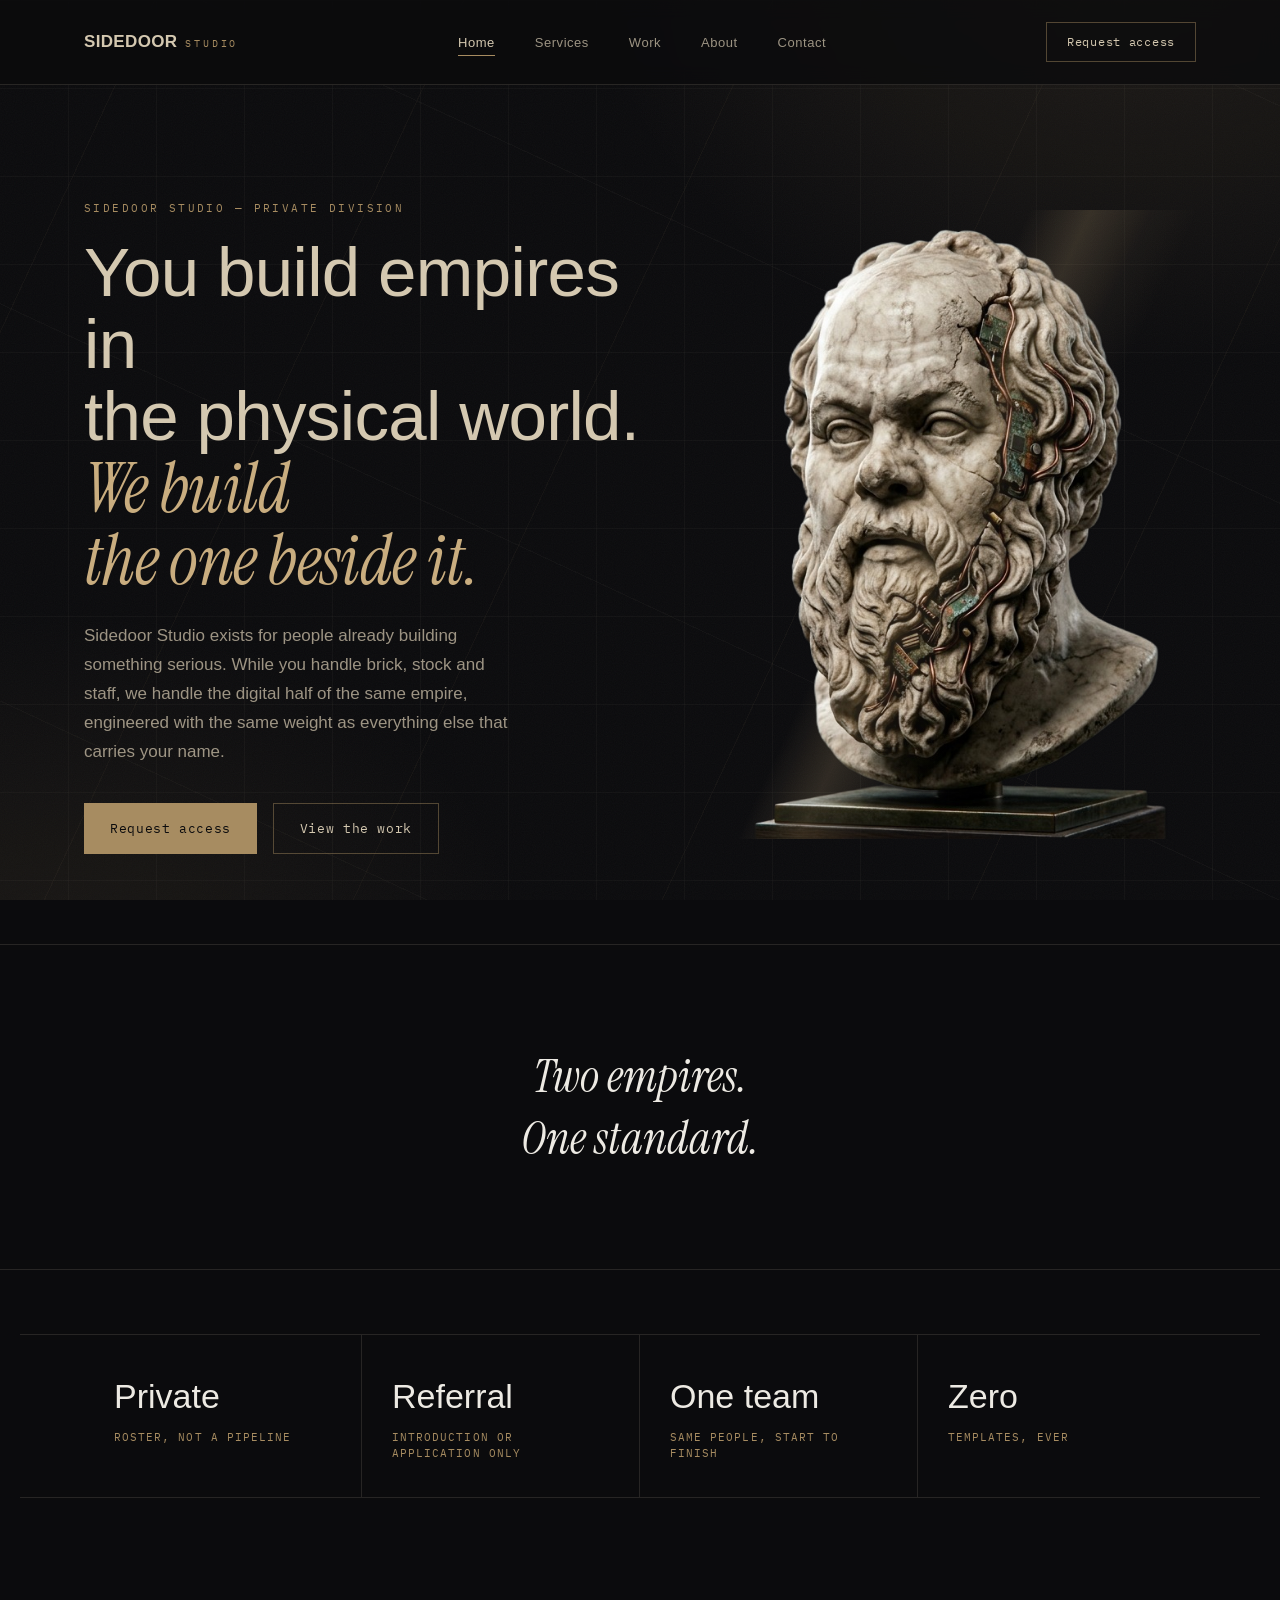
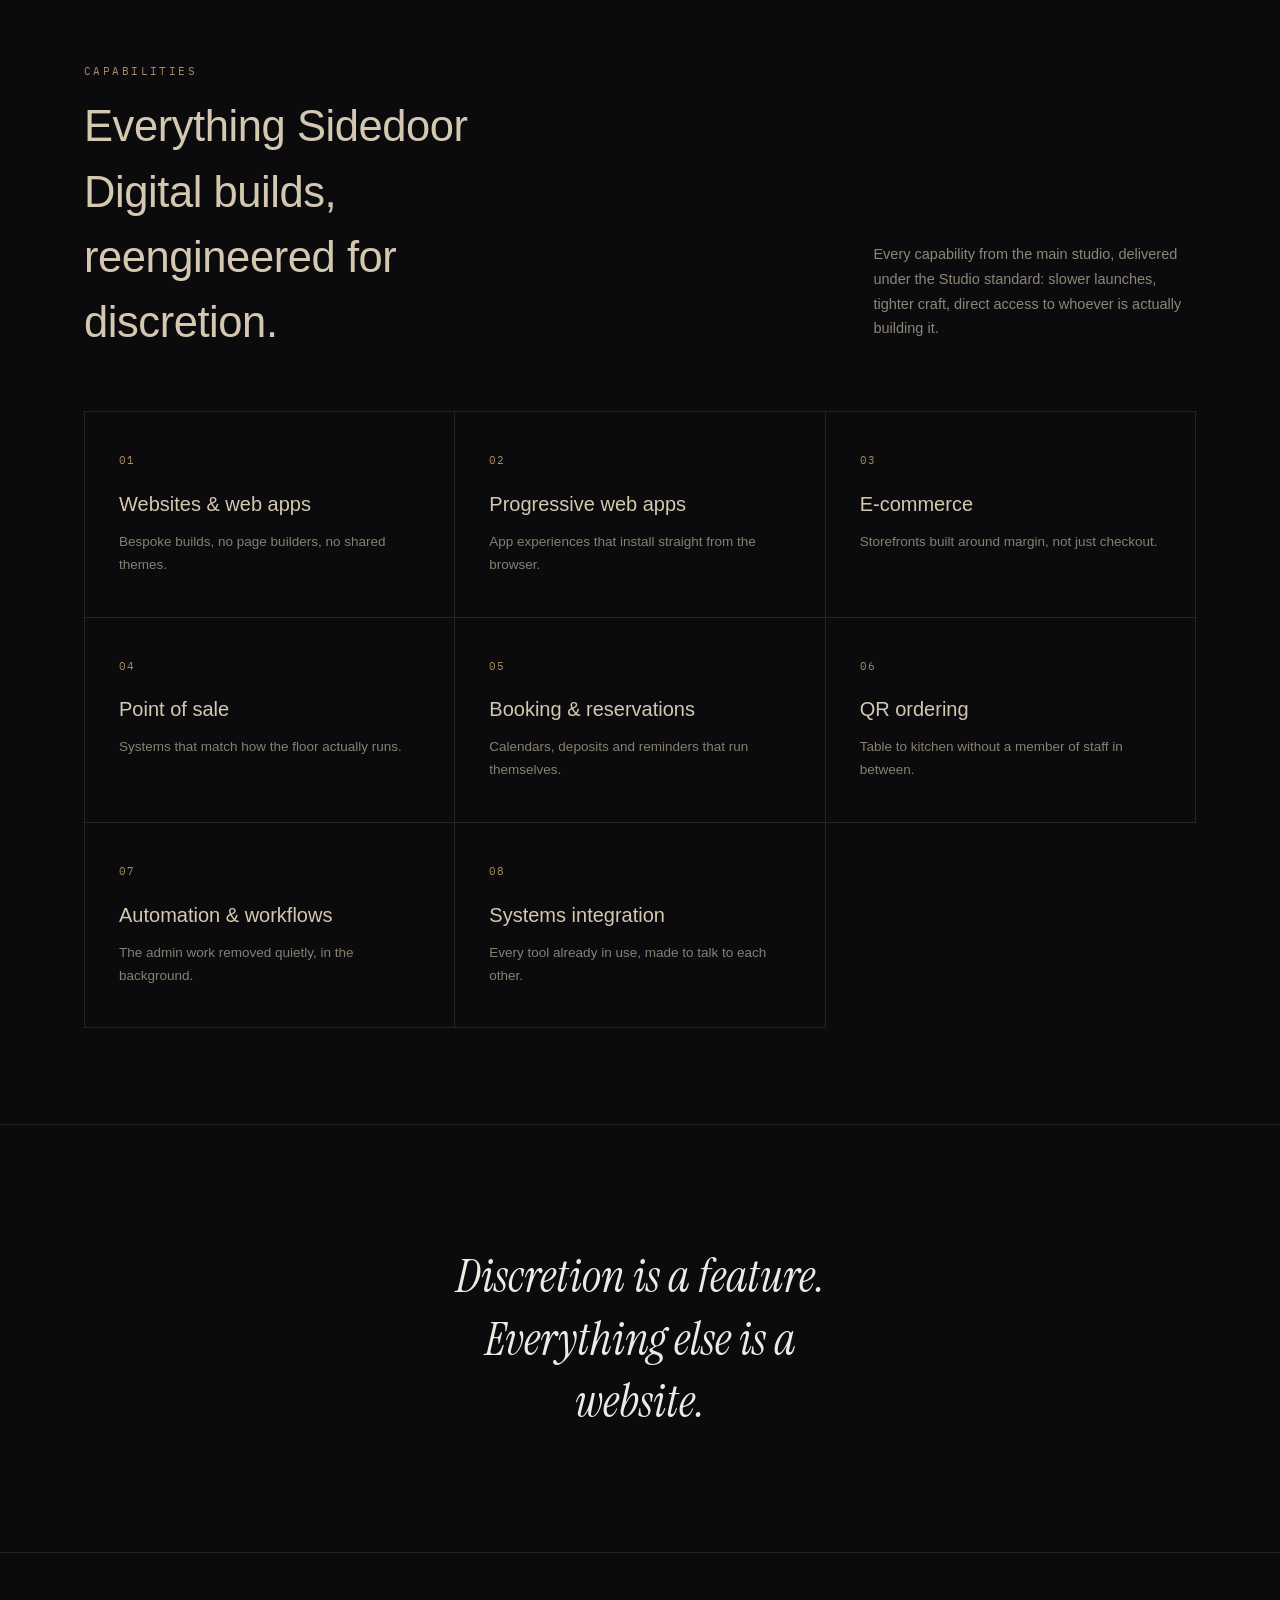
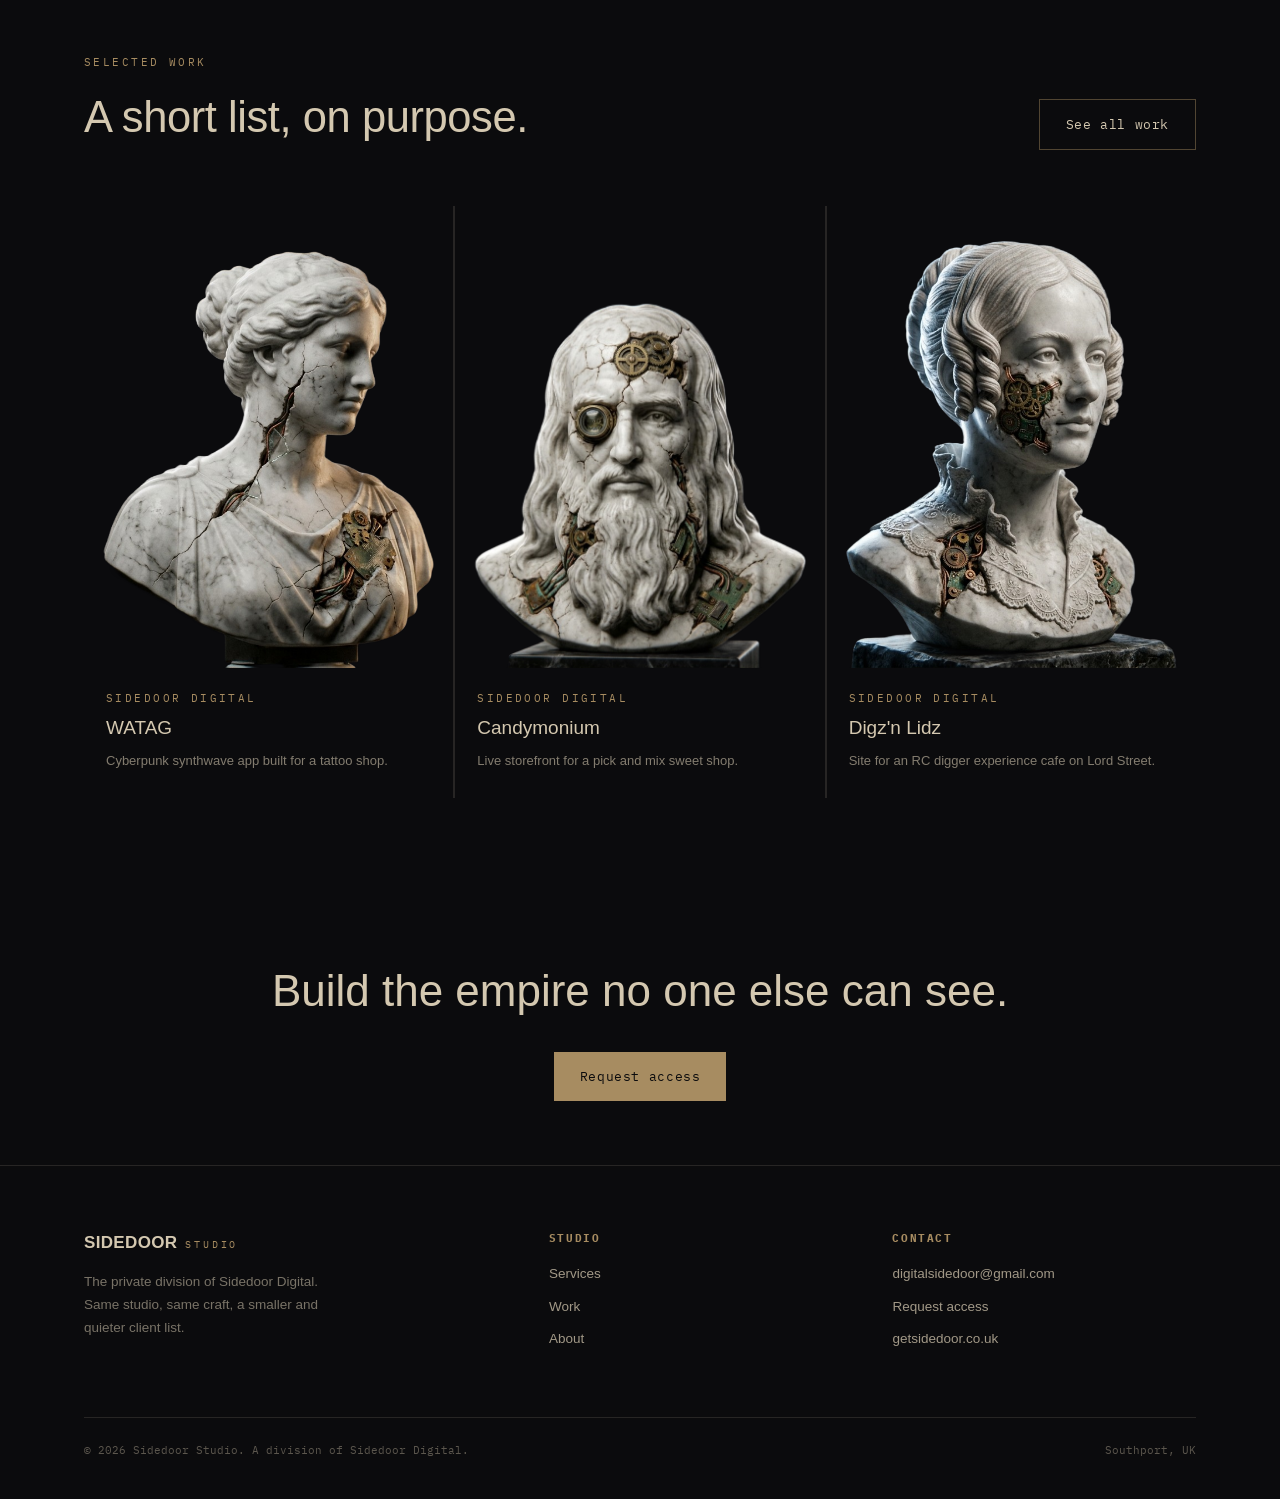
<file: index.html>
<!DOCTYPE html>
<html lang="en">
<head>
<meta charset="UTF-8">
<meta name="viewport" content="width=device-width, initial-scale=1.0">
<title>Sidedoor Studio — Private Digital Division</title>
<meta name="description" content="Sidedoor Studio is the private, invitation grade division of Sidedoor Digital. Websites, apps, commerce, booking and automation, built for operators who don't advertise.">
<link rel="canonical" href="https://studio.getsidedoor.co.uk/">

<!-- Favicon: drop final logo-derived files into /assets/ once ready, paths already wired -->
<link rel="icon" type="image/x-icon" href="assets/favicon.ico">
<link rel="icon" type="image/svg+xml" href="assets/favicon.svg">
<link rel="apple-touch-icon" sizes="180x180" href="assets/apple-touch-icon.png">
<link rel="manifest" href="assets/site.webmanifest">
<meta name="theme-color" content="#0B0B0D">

<!-- Open Graph -->
<meta property="og:type" content="website">
<meta property="og:site_name" content="Sidedoor Studio">
<meta property="og:title" content="Sidedoor Studio — Private Digital Division">
<meta property="og:description" content="Sidedoor Studio is the private, invitation grade division of Sidedoor Digital. Websites, apps, commerce, booking and automation, built for operators who don't advertise.">
<meta property="og:url" content="https://studio.getsidedoor.co.uk/">
<meta property="og:image" content="https://studio.getsidedoor.co.uk/assets/statues/philosopher-01.png">
<meta property="og:image:width" content="1200">
<meta property="og:image:height" content="630">

<!-- Twitter Card -->
<meta name="twitter:card" content="summary_large_image">
<meta name="twitter:title" content="Sidedoor Studio — Private Digital Division">
<meta name="twitter:description" content="Sidedoor Studio is the private, invitation grade division of Sidedoor Digital. Websites, apps, commerce, booking and automation, built for operators who don't advertise.">
<meta name="twitter:image" content="https://studio.getsidedoor.co.uk/assets/statues/philosopher-01.png">

<link rel="stylesheet" href="css/style.css">

<script type="application/ld+json">
{
  "@context": "https://schema.org",
  "@type": "ProfessionalService",
  "name": "Sidedoor Studio",
  "url": "https://studio.getsidedoor.co.uk/",
  "description": "Sidedoor Studio is the private, invitation grade division of Sidedoor Digital. Websites, apps, commerce, booking and automation, built for operators who don't advertise.",
  "areaServed": "GB",
  "sameAs": []
}
</script>
</head>
<body>

<nav class="nav">
  <div class="wrap">
    <a href="index.html" class="nav-mark">SIDEDOOR <small>STUDIO</small></a>
    <ul class="nav-links">
      <li><a href="index.html">Home</a></li>
      <li><a href="services.html">Services</a></li>
      <li><a href="work.html">Work</a></li>
      <li><a href="about.html">About</a></li>
      <li><a href="contact.html">Contact</a></li>
    </ul>
    <a href="contact.html" class="nav-cta">Request access</a>
    <button class="nav-toggle" aria-label="Open menu">☰</button>
  </div>
</nav>

<div class="mobile-menu">
  <div class="mobile-menu-top">
    <span class="nav-mark">SIDEDOOR <small>STUDIO</small></span>
    <button class="nav-toggle" aria-label="Close menu">✕</button>
  </div>
  <ul>
    <li><a href="index.html">Home</a></li>
    <li><a href="services.html">Services</a></li>
    <li><a href="work.html">Work</a></li>
    <li><a href="about.html">About</a></li>
    <li><a href="contact.html">Contact</a></li>
  </ul>
</div>

<header class="hero">
  <div class="wrap hero-grid">
    <div class="reveal in">
      <span class="eyebrow">Sidedoor Studio — Private Division</span>
      <h1>You build empires in<br>the physical world. <em>We build<br>the one beside it.</em></h1>
      <p class="lede">Sidedoor Studio exists for people already building something serious. While you handle brick, stock and staff, we handle the digital half of the same empire, engineered with the same weight as everything else that carries your name.</p>
      <div class="hero-ctas">
        <a href="contact.html" class="btn btn-primary">Request access</a>
        <a href="work.html" class="btn btn-ghost">View the work</a>
      </div>
    </div>
    <div>
      <!-- Drag philosopher-01.png into assets/statues/ to fill this figure automatically. -->
      <figure class="bust-fig" data-mode="scroll" data-img-loaded="false">
        <div class="bust-ring"></div>
        <div class="bust-layer">
          <div class="bust-silhouette"></div>
          <img class="bust-img" src="assets/statues/philosopher-01.png" alt="Marble bust sculpture fractured to reveal brass circuitry beneath, symbolizing Sidedoor Studio's fusion of classical craft and modern technology">
          <div class="bust-circuit-overlay"></div>
          <span class="bust-placeholder-mark">Statue asset 01<br>Drop in backgroundless render</span>
        </div>
      </figure>
    </div>
  </div>
</header>

<section class="manifesto" style="padding:100px 0;">
  <div class="wrap">
    <p class="reveal">Two empires.<br>One standard.</p>
  </div>
</section>

<section class="tight">
  <div class="wrap stats reveal">
    <div class="stat"><div class="n">Private</div><div class="l">Roster, not a pipeline</div></div>
    <div class="stat"><div class="n">Referral</div><div class="l">Introduction or application only</div></div>
    <div class="stat"><div class="n">One team</div><div class="l">Same people, start to finish</div></div>
    <div class="stat"><div class="n">Zero</div><div class="l">Templates, ever</div></div>
  </div>
</section>

<section>
  <div class="wrap">
    <div class="section-head reveal">
      <div>
        <span class="eyebrow">Capabilities</span>
        <h2>Everything Sidedoor Digital builds, reengineered for discretion.</h2>
      </div>
      <p>Every capability from the main studio, delivered under the Studio standard: slower launches, tighter craft, direct access to whoever is actually building it.</p>
    </div>

    <div class="services-grid reveal">
      <div class="service-card"><div class="num">01</div><h3>Websites &amp; web apps</h3><p>Bespoke builds, no page builders, no shared themes.</p></div>
      <div class="service-card"><div class="num">02</div><h3>Progressive web apps</h3><p>App experiences that install straight from the browser.</p></div>
      <div class="service-card"><div class="num">03</div><h3>E-commerce</h3><p>Storefronts built around margin, not just checkout.</p></div>
      <div class="service-card"><div class="num">04</div><h3>Point of sale</h3><p>Systems that match how the floor actually runs.</p></div>
      <div class="service-card"><div class="num">05</div><h3>Booking &amp; reservations</h3><p>Calendars, deposits and reminders that run themselves.</p></div>
      <div class="service-card"><div class="num">06</div><h3>QR ordering</h3><p>Table to kitchen without a member of staff in between.</p></div>
      <div class="service-card"><div class="num">07</div><h3>Automation &amp; workflows</h3><p>The admin work removed quietly, in the background.</p></div>
      <div class="service-card"><div class="num">08</div><h3>Systems integration</h3><p>Every tool already in use, made to talk to each other.</p></div>
    </div>
  </div>
</section>

<section class="manifesto">
  <div class="wrap">
    <p class="reveal">Discretion is a feature.<br>Everything else is a website.</p>
  </div>
</section>

<section>
  <div class="wrap">
    <div class="section-head reveal">
      <div>
        <span class="eyebrow">Selected work</span>
        <h2>A short list, on purpose.</h2>
      </div>
      <a href="work.html" class="btn btn-ghost">See all work</a>
    </div>

    <div class="work-grid reveal">
      <a href="work.html#watag" class="work-card">
        <figure class="bust-fig" data-mode="case" data-href="work.html#watag" data-img-loaded="false">
          <div class="bust-ring"></div>
          <div class="bust-layer">
            <div class="bust-silhouette"></div>
            <img class="bust-img" src="assets/statues/philosopher-02.png" alt="Marble bust with brass circuitry, preview image for the WATAG case study">
            <div class="bust-circuit-overlay"></div>
            <span class="bust-placeholder-mark">Statue asset 02</span>
          </div>
          <span class="bust-tag">→ View case</span>
        </figure>
        <div class="work-meta">
          <span class="eyebrow">Sidedoor Digital</span>
          <h3>WATAG</h3>
          <p>Cyberpunk synthwave app built for a tattoo shop.</p>
        </div>
      </a>

      <a href="work.html#candymonium" class="work-card">
        <figure class="bust-fig" data-mode="case" data-href="work.html#candymonium" data-img-loaded="false">
          <div class="bust-ring"></div>
          <div class="bust-layer">
            <div class="bust-silhouette"></div>
            <img class="bust-img" src="assets/statues/philosopher-03.png" alt="Marble bust with brass circuitry, preview image for the Candymonium case study">
            <div class="bust-circuit-overlay"></div>
            <span class="bust-placeholder-mark">Statue asset 03</span>
          </div>
          <span class="bust-tag">→ View case</span>
        </figure>
        <div class="work-meta">
          <span class="eyebrow">Sidedoor Digital</span>
          <h3>Candymonium</h3>
          <p>Live storefront for a pick and mix sweet shop.</p>
        </div>
      </a>

      <a href="work.html#digznlidz" class="work-card">
        <figure class="bust-fig" data-mode="case" data-href="work.html#digznlidz" data-img-loaded="false">
          <div class="bust-ring"></div>
          <div class="bust-layer">
            <div class="bust-silhouette"></div>
            <img class="bust-img" src="assets/statues/philosopher-04.png" alt="Marble bust with brass circuitry, preview image for the Digz'n Lidz case study">
            <div class="bust-circuit-overlay"></div>
            <span class="bust-placeholder-mark">Statue asset 04</span>
          </div>
          <span class="bust-tag">→ View case</span>
        </figure>
        <div class="work-meta">
          <span class="eyebrow">Sidedoor Digital</span>
          <h3>Digz'n Lidz</h3>
          <p>Site for an RC digger experience cafe on Lord Street.</p>
        </div>
      </a>
    </div>
  </div>
</section>

<section class="tight">
  <div class="wrap" style="text-align:center;">
    <h2 class="reveal" style="font-family:var(--display); font-weight:500; font-size:clamp(28px,4vw,44px); margin:0 0 28px;">Build the empire no one else can see.</h2>
    <a href="contact.html" class="btn btn-primary reveal">Request access</a>
  </div>
</section>

<footer>
  <div class="wrap">
    <div class="footer-grid">
      <div class="footer-brand">
        <span class="nav-mark">SIDEDOOR <small>STUDIO</small></span>
        <p>The private division of Sidedoor Digital. Same studio, same craft, a smaller and quieter client list.</p>
      </div>
      <div class="footer-col">
        <h4>Studio</h4>
        <a href="services.html">Services</a>
        <a href="work.html">Work</a>
        <a href="about.html">About</a>
      </div>
      <div class="footer-col">
        <h4>Contact</h4>
        <a href="mailto:digitalsidedoor@gmail.com">digitalsidedoor@gmail.com</a>
        <a href="contact.html">Request access</a>
        <a href="https://getsidedoor.co.uk">getsidedoor.co.uk</a>
      </div>
    </div>
    <div class="footer-bottom">
      <span>© 2026 Sidedoor Studio. A division of Sidedoor Digital.</span>
      <span>Southport, UK</span>
    </div>
  </div>
</footer>

<script src="js/main.js"></script>
</body>
</html>
</file>
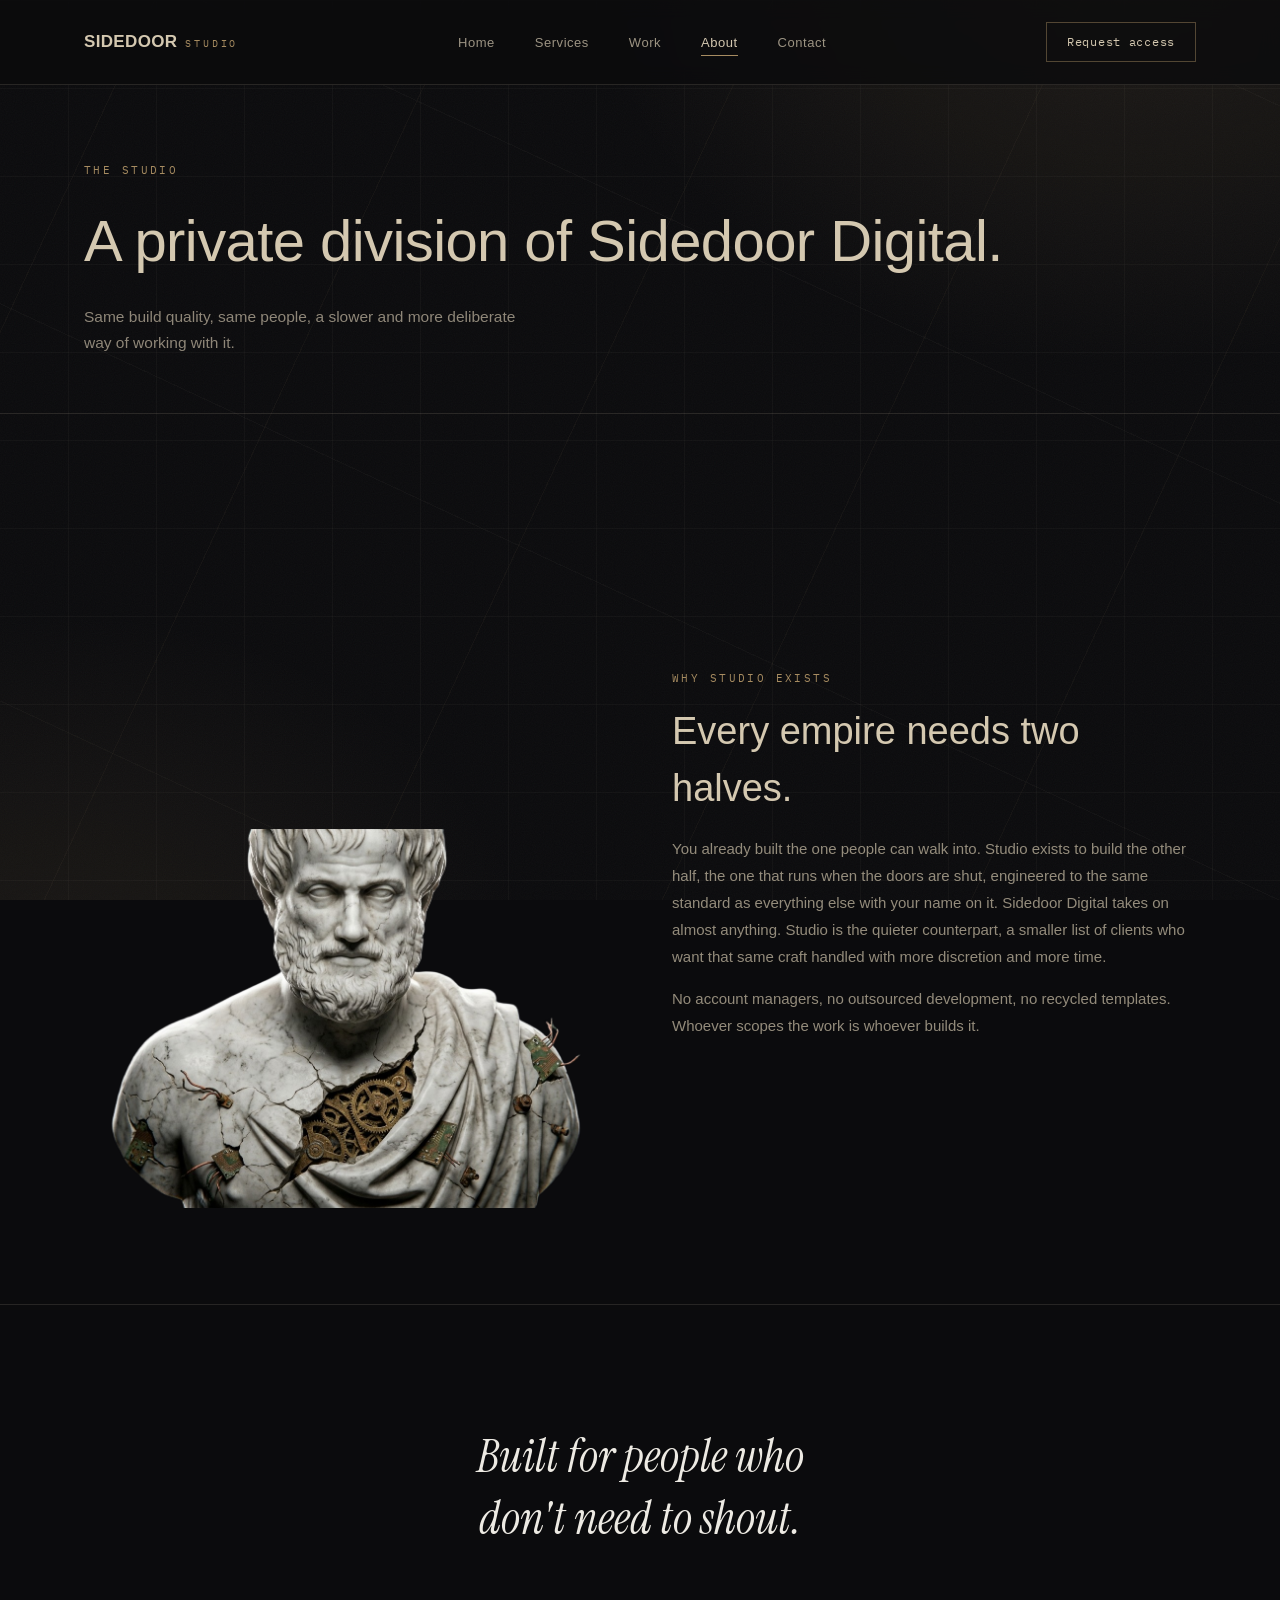
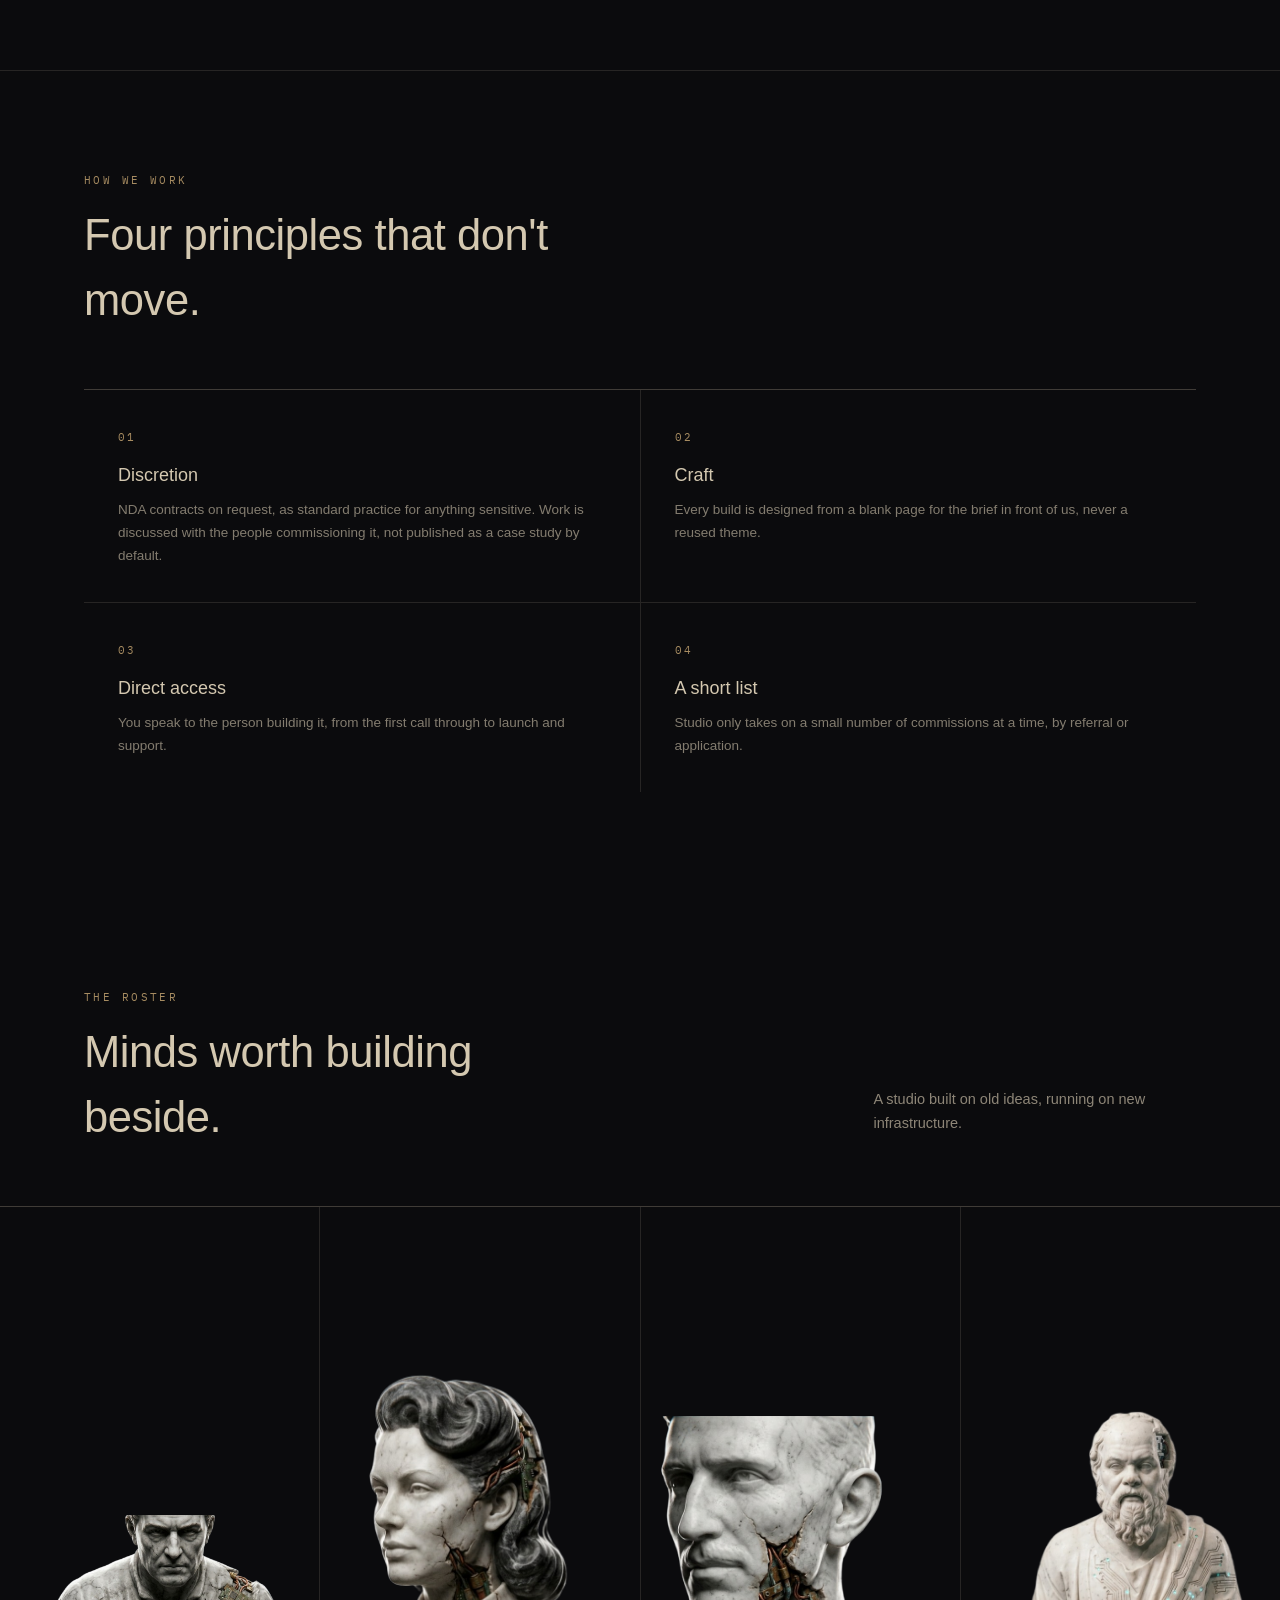
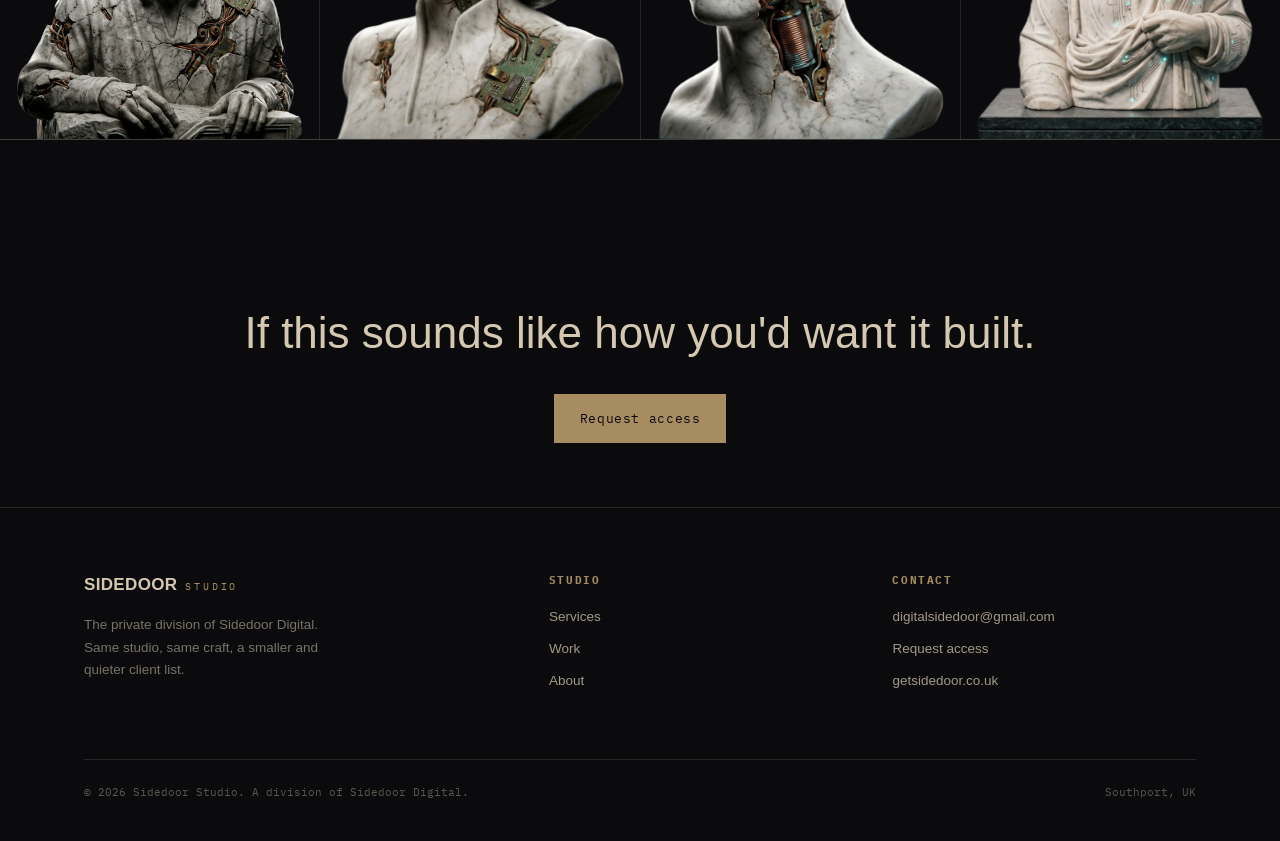
<file: about.html>
<!DOCTYPE html>
<html lang="en">
<head>
<meta charset="UTF-8">
<meta name="viewport" content="width=device-width, initial-scale=1.0">
<title>About — Sidedoor Studio</title>
<meta name="description" content="Sidedoor Studio is the private division of Sidedoor Digital, built for a smaller and quieter client list.">
<link rel="canonical" href="https://studio.getsidedoor.co.uk/about.html">

<link rel="icon" type="image/x-icon" href="assets/favicon.ico">
<link rel="icon" type="image/svg+xml" href="assets/favicon.svg">
<link rel="apple-touch-icon" sizes="180x180" href="assets/apple-touch-icon.png">
<link rel="manifest" href="assets/site.webmanifest">
<meta name="theme-color" content="#0B0B0D">

<meta property="og:type" content="website">
<meta property="og:site_name" content="Sidedoor Studio">
<meta property="og:title" content="About — Sidedoor Studio">
<meta property="og:description" content="Sidedoor Studio is the private division of Sidedoor Digital, built for a smaller and quieter client list.">
<meta property="og:url" content="https://studio.getsidedoor.co.uk/about.html">
<meta property="og:image" content="https://studio.getsidedoor.co.uk/assets/statues/philosopher-09.png">
<meta property="og:image:width" content="1200">
<meta property="og:image:height" content="630">

<meta name="twitter:card" content="summary_large_image">
<meta name="twitter:title" content="About — Sidedoor Studio">
<meta name="twitter:description" content="Sidedoor Studio is the private division of Sidedoor Digital, built for a smaller and quieter client list.">
<meta name="twitter:image" content="https://studio.getsidedoor.co.uk/assets/statues/philosopher-09.png">

<link rel="stylesheet" href="css/style.css">
</head>
<body>

<nav class="nav">
  <div class="wrap">
    <a href="index.html" class="nav-mark">SIDEDOOR <small>STUDIO</small></a>
    <ul class="nav-links">
      <li><a href="index.html">Home</a></li>
      <li><a href="services.html">Services</a></li>
      <li><a href="work.html">Work</a></li>
      <li><a href="about.html">About</a></li>
      <li><a href="contact.html">Contact</a></li>
    </ul>
    <a href="contact.html" class="nav-cta">Request access</a>
    <button class="nav-toggle" aria-label="Open menu">☰</button>
  </div>
</nav>

<div class="mobile-menu">
  <div class="mobile-menu-top">
    <span class="nav-mark">SIDEDOOR <small>STUDIO</small></span>
    <button class="nav-toggle" aria-label="Close menu">✕</button>
  </div>
  <ul>
    <li><a href="index.html">Home</a></li>
    <li><a href="services.html">Services</a></li>
    <li><a href="work.html">Work</a></li>
    <li><a href="about.html">About</a></li>
    <li><a href="contact.html">Contact</a></li>
  </ul>
</div>

<header class="page-hero">
  <div class="wrap reveal in">
    <span class="eyebrow">The studio</span>
    <h1>A private division of Sidedoor Digital.</h1>
    <p>Same build quality, same people, a slower and more deliberate way of working with it.</p>
  </div>
</header>

<section>
  <div class="wrap about-lead reveal">
    <div>
      <figure class="bust-fig" data-mode="scroll" data-img-loaded="false">
        <div class="bust-ring"></div>
        <div class="bust-layer">
          <div class="bust-silhouette"></div>
          <img class="bust-img" src="assets/statues/philosopher-09.png" alt="Marble bust fractured to reveal brass circuitry, illustrating the philosophy behind Sidedoor Studio">
          <div class="bust-circuit-overlay"></div>
          <span class="bust-placeholder-mark">Statue asset 09</span>
        </div>
      </figure>
    </div>
    <div>
      <span class="eyebrow">Why Studio exists</span>
      <h2 style="font-family:var(--display); font-weight:500; font-size:clamp(26px,3.2vw,38px); margin:14px 0 18px;">Every empire needs two halves.</h2>
      <p style="color:rgba(212,200,176,0.68); line-height:1.8; font-size:15px;">You already built the one people can walk into. Studio exists to build the other half, the one that runs when the doors are shut, engineered to the same standard as everything else with your name on it. Sidedoor Digital takes on almost anything. Studio is the quieter counterpart, a smaller list of clients who want that same craft handled with more discretion and more time.</p>
      <p style="color:rgba(212,200,176,0.68); line-height:1.8; font-size:15px;">No account managers, no outsourced development, no recycled templates. Whoever scopes the work is whoever builds it.</p>
    </div>
  </div>
</section>

<section class="manifesto">
  <div class="wrap">
    <p class="reveal">Built for people who<br>don't need to shout.</p>
  </div>
</section>

<section>
  <div class="wrap">
    <div class="section-head reveal">
      <div>
        <span class="eyebrow">How we work</span>
        <h2>Four principles that don't move.</h2>
      </div>
    </div>
    <div class="principles reveal">
      <div class="principle">
        <span class="eyebrow">01</span>
        <h3>Discretion</h3>
        <p>NDA contracts on request, as standard practice for anything sensitive. Work is discussed with the people commissioning it, not published as a case study by default.</p>
      </div>
      <div class="principle">
        <span class="eyebrow">02</span>
        <h3>Craft</h3>
        <p>Every build is designed from a blank page for the brief in front of us, never a reused theme.</p>
      </div>
      <div class="principle">
        <span class="eyebrow">03</span>
        <h3>Direct access</h3>
        <p>You speak to the person building it, from the first call through to launch and support.</p>
      </div>
      <div class="principle">
        <span class="eyebrow">04</span>
        <h3>A short list</h3>
        <p>Studio only takes on a small number of commissions at a time, by referral or application.</p>
      </div>
    </div>
  </div>
</section>

<section>
  <div class="wrap">
    <div class="section-head reveal">
      <div>
        <span class="eyebrow">The roster</span>
        <h2>Minds worth building beside.</h2>
      </div>
      <p>A studio built on old ideas, running on new infrastructure.</p>
    </div>
  </div>
  <div class="statue-strip reveal">
    <figure class="bust-fig" data-mode="scroll" data-img-loaded="false">
      <div class="bust-layer">
        <div class="bust-silhouette"></div>
        <img class="bust-img" src="assets/statues/philosopher-12.png" alt="Marble bust with brass circuitry, roster gallery figure 1 of 4">
        <div class="bust-circuit-overlay"></div>
        <span class="bust-placeholder-mark">Statue asset 12</span>
      </div>
    </figure>
    <figure class="bust-fig" data-mode="scroll" data-img-loaded="false">
      <div class="bust-layer">
        <div class="bust-silhouette"></div>
        <img class="bust-img" src="assets/statues/philosopher-13.png" alt="Marble bust with brass circuitry, roster gallery figure 2 of 4">
        <div class="bust-circuit-overlay"></div>
        <span class="bust-placeholder-mark">Statue asset 13</span>
      </div>
    </figure>
    <figure class="bust-fig" data-mode="scroll" data-img-loaded="false">
      <div class="bust-layer">
        <div class="bust-silhouette"></div>
        <img class="bust-img" src="assets/statues/philosopher-14.png" alt="Marble bust with brass circuitry, roster gallery figure 3 of 4">
        <div class="bust-circuit-overlay"></div>
        <span class="bust-placeholder-mark">Statue asset 14</span>
      </div>
    </figure>
    <figure class="bust-fig" data-mode="scroll" data-img-loaded="false">
      <div class="bust-layer">
        <div class="bust-silhouette"></div>
        <img class="bust-img" src="assets/statues/philosopher-15.png" alt="Marble bust with brass circuitry, roster gallery figure 4 of 4">
        <div class="bust-circuit-overlay"></div>
        <span class="bust-placeholder-mark">Statue asset 15</span>
      </div>
    </figure>
  </div>
</section>

<section class="tight">
  <div class="wrap" style="text-align:center;">
    <h2 class="reveal" style="font-family:var(--display); font-weight:500; font-size:clamp(28px,4vw,44px); margin:0 0 28px;">If this sounds like how you'd want it built.</h2>
    <a href="contact.html" class="btn btn-primary reveal">Request access</a>
  </div>
</section>

<footer>
  <div class="wrap">
    <div class="footer-grid">
      <div class="footer-brand">
        <span class="nav-mark">SIDEDOOR <small>STUDIO</small></span>
        <p>The private division of Sidedoor Digital. Same studio, same craft, a smaller and quieter client list.</p>
      </div>
      <div class="footer-col">
        <h4>Studio</h4>
        <a href="services.html">Services</a>
        <a href="work.html">Work</a>
        <a href="about.html">About</a>
      </div>
      <div class="footer-col">
        <h4>Contact</h4>
        <a href="mailto:digitalsidedoor@gmail.com">digitalsidedoor@gmail.com</a>
        <a href="contact.html">Request access</a>
        <a href="https://getsidedoor.co.uk">getsidedoor.co.uk</a>
      </div>
    </div>
    <div class="footer-bottom">
      <span>© 2026 Sidedoor Studio. A division of Sidedoor Digital.</span>
      <span>Southport, UK</span>
    </div>
  </div>
</footer>

<script src="js/main.js"></script>
</body>
</html>
</file>
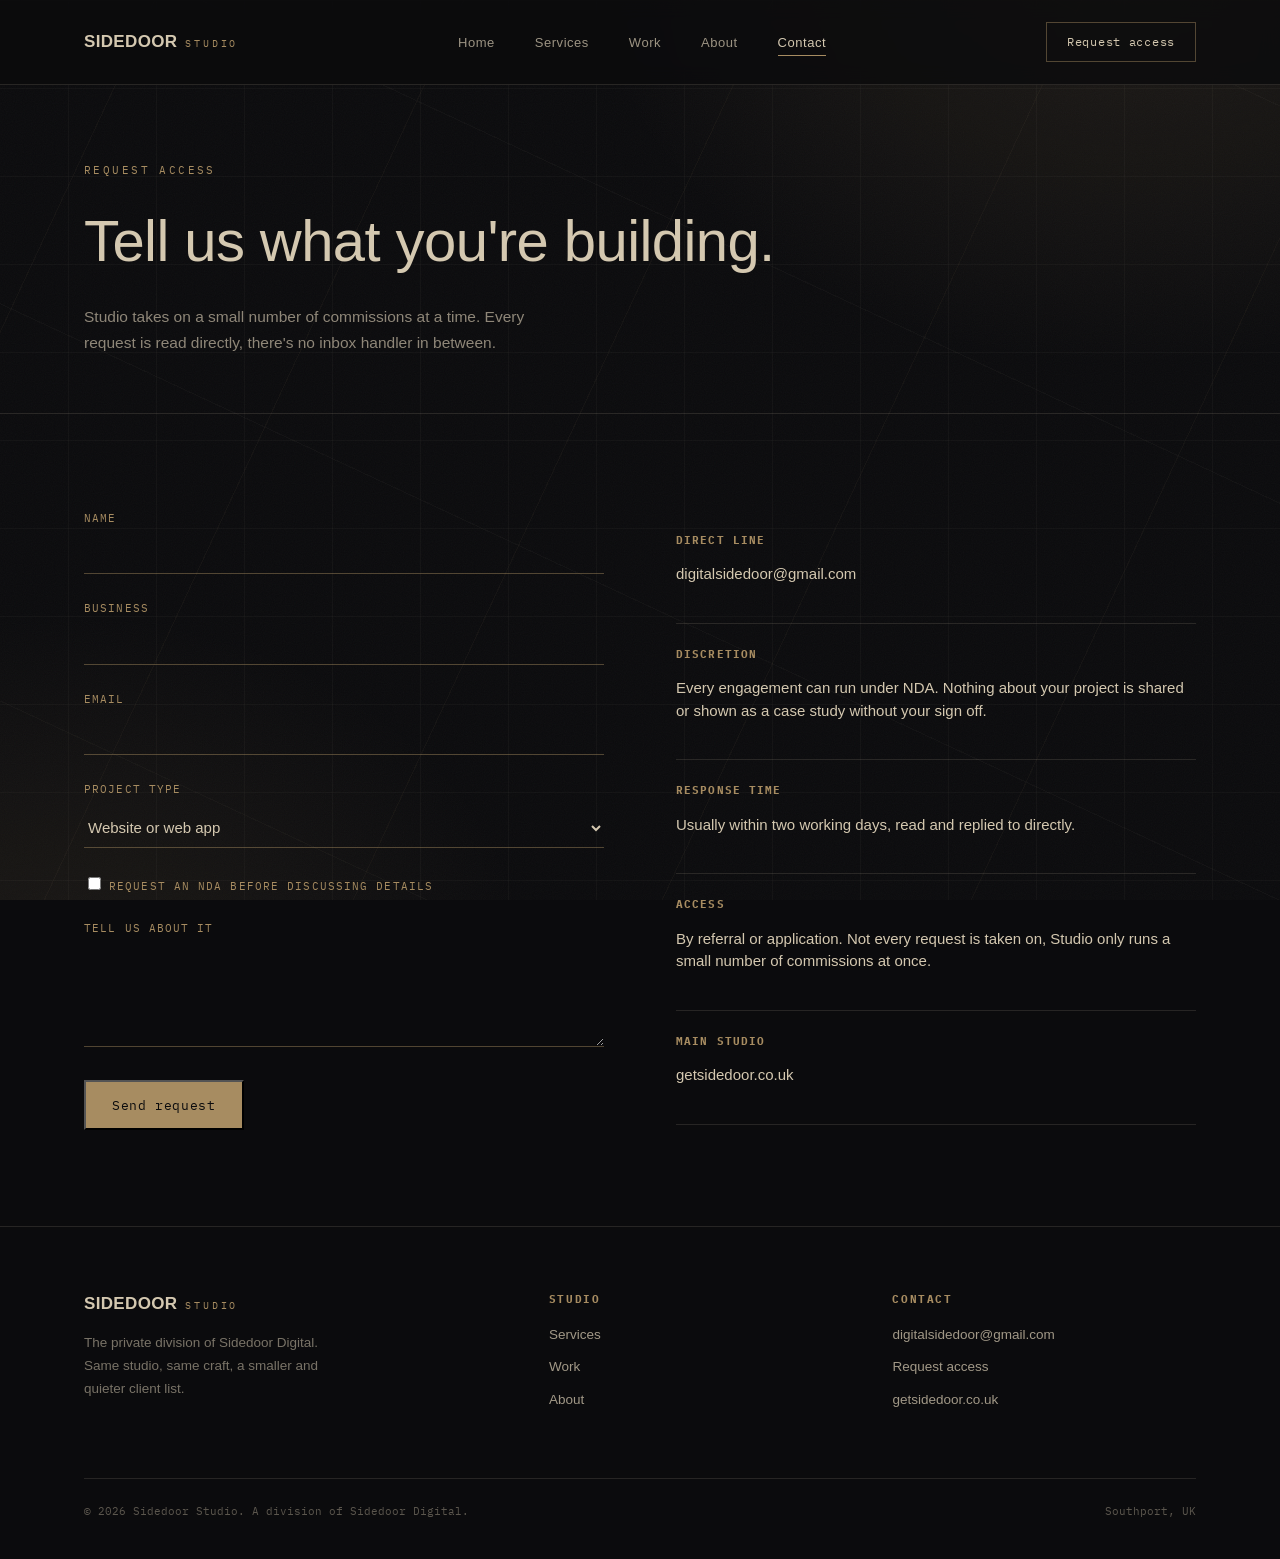
<file: contact.html>
<!DOCTYPE html>
<html lang="en">
<head>
<meta charset="UTF-8">
<meta name="viewport" content="width=device-width, initial-scale=1.0">
<title>Contact — Sidedoor Studio</title>
<meta name="description" content="Request access to Sidedoor Studio, the private division of Sidedoor Digital.">
<link rel="canonical" href="https://studio.getsidedoor.co.uk/contact.html">

<link rel="icon" type="image/x-icon" href="assets/favicon.ico">
<link rel="icon" type="image/svg+xml" href="assets/favicon.svg">
<link rel="apple-touch-icon" sizes="180x180" href="assets/apple-touch-icon.png">
<link rel="manifest" href="assets/site.webmanifest">
<meta name="theme-color" content="#0B0B0D">

<meta property="og:type" content="website">
<meta property="og:site_name" content="Sidedoor Studio">
<meta property="og:title" content="Contact — Sidedoor Studio">
<meta property="og:description" content="Request access to Sidedoor Studio, the private division of Sidedoor Digital.">
<meta property="og:url" content="https://studio.getsidedoor.co.uk/contact.html">
<meta property="og:image" content="https://studio.getsidedoor.co.uk/assets/statues/philosopher-01.png">
<meta property="og:image:width" content="1200">
<meta property="og:image:height" content="630">

<meta name="twitter:card" content="summary_large_image">
<meta name="twitter:title" content="Contact — Sidedoor Studio">
<meta name="twitter:description" content="Request access to Sidedoor Studio, the private division of Sidedoor Digital.">
<meta name="twitter:image" content="https://studio.getsidedoor.co.uk/assets/statues/philosopher-01.png">

<link rel="stylesheet" href="css/style.css">
</head>
<body>

<nav class="nav">
  <div class="wrap">
    <a href="index.html" class="nav-mark">SIDEDOOR <small>STUDIO</small></a>
    <ul class="nav-links">
      <li><a href="index.html">Home</a></li>
      <li><a href="services.html">Services</a></li>
      <li><a href="work.html">Work</a></li>
      <li><a href="about.html">About</a></li>
      <li><a href="contact.html">Contact</a></li>
    </ul>
    <a href="contact.html" class="nav-cta">Request access</a>
    <button class="nav-toggle" aria-label="Open menu">☰</button>
  </div>
</nav>

<div class="mobile-menu">
  <div class="mobile-menu-top">
    <span class="nav-mark">SIDEDOOR <small>STUDIO</small></span>
    <button class="nav-toggle" aria-label="Close menu">✕</button>
  </div>
  <ul>
    <li><a href="index.html">Home</a></li>
    <li><a href="services.html">Services</a></li>
    <li><a href="work.html">Work</a></li>
    <li><a href="about.html">About</a></li>
    <li><a href="contact.html">Contact</a></li>
  </ul>
</div>

<header class="page-hero">
  <div class="wrap reveal in">
    <span class="eyebrow">Request access</span>
    <h1>Tell us what you're building.</h1>
    <p>Studio takes on a small number of commissions at a time. Every request is read directly, there's no inbox handler in between.</p>
  </div>
</header>

<section>
  <div class="wrap contact-grid">
    <form class="reveal" id="studio-form" action="https://formspree.io/f/xwvryavb" method="POST">
      <div class="field">
        <label for="name">Name</label>
        <input type="text" id="name" name="name" required>
      </div>
      <div class="field">
        <label for="company">Business</label>
        <input type="text" id="company" name="company">
      </div>
      <div class="field">
        <label for="email">Email</label>
        <input type="email" id="email" name="email" required>
      </div>
      <div class="field">
        <label for="project">Project type</label>
        <select id="project" name="project">
          <option>Website or web app</option>
          <option>Progressive web app</option>
          <option>E-commerce</option>
          <option>Point of sale</option>
          <option>Booking or reservations</option>
          <option>QR ordering</option>
          <option>Automation or integration</option>
          <option>Something else</option>
        </select>
      </div>
      <div class="field">
        <label for="nda"><input type="checkbox" id="nda" name="nda" style="width:auto; display:inline-block; margin-right:8px;">Request an NDA before discussing details</label>
      </div>
      <div class="field">
        <label for="message">Tell us about it</label>
        <textarea id="message" name="message" required></textarea>
      </div>
      <button type="submit" class="btn btn-primary">Send request</button>
      <p id="form-status" style="color:var(--brass-bright); font-family:var(--mono); font-size:13px; margin-top:18px; display:none;">Request received. We reply directly, usually within two working days.</p>
    </form>

    <div class="contact-side reveal">
      <div class="item">
        <h4>Direct line</h4>
        <p><a href="mailto:digitalsidedoor@gmail.com">digitalsidedoor@gmail.com</a></p>
      </div>
      <div class="item">
        <h4>Discretion</h4>
        <p>Every engagement can run under NDA. Nothing about your project is shared or shown as a case study without your sign off.</p>
      </div>
      <div class="item">
        <h4>Response time</h4>
        <p>Usually within two working days, read and replied to directly.</p>
      </div>
      <div class="item">
        <h4>Access</h4>
        <p>By referral or application. Not every request is taken on, Studio only runs a small number of commissions at once.</p>
      </div>
      <div class="item">
        <h4>Main studio</h4>
        <p><a href="https://getsidedoor.co.uk">getsidedoor.co.uk</a></p>
      </div>
    </div>
  </div>
</section>

<footer>
  <div class="wrap">
    <div class="footer-grid">
      <div class="footer-brand">
        <span class="nav-mark">SIDEDOOR <small>STUDIO</small></span>
        <p>The private division of Sidedoor Digital. Same studio, same craft, a smaller and quieter client list.</p>
      </div>
      <div class="footer-col">
        <h4>Studio</h4>
        <a href="services.html">Services</a>
        <a href="work.html">Work</a>
        <a href="about.html">About</a>
      </div>
      <div class="footer-col">
        <h4>Contact</h4>
        <a href="mailto:digitalsidedoor@gmail.com">digitalsidedoor@gmail.com</a>
        <a href="contact.html">Request access</a>
        <a href="https://getsidedoor.co.uk">getsidedoor.co.uk</a>
      </div>
    </div>
    <div class="footer-bottom">
      <span>© 2026 Sidedoor Studio. A division of Sidedoor Digital.</span>
      <span>Southport, UK</span>
    </div>
  </div>
</footer>

<script src="js/main.js"></script>
</body>
</html>
</file>
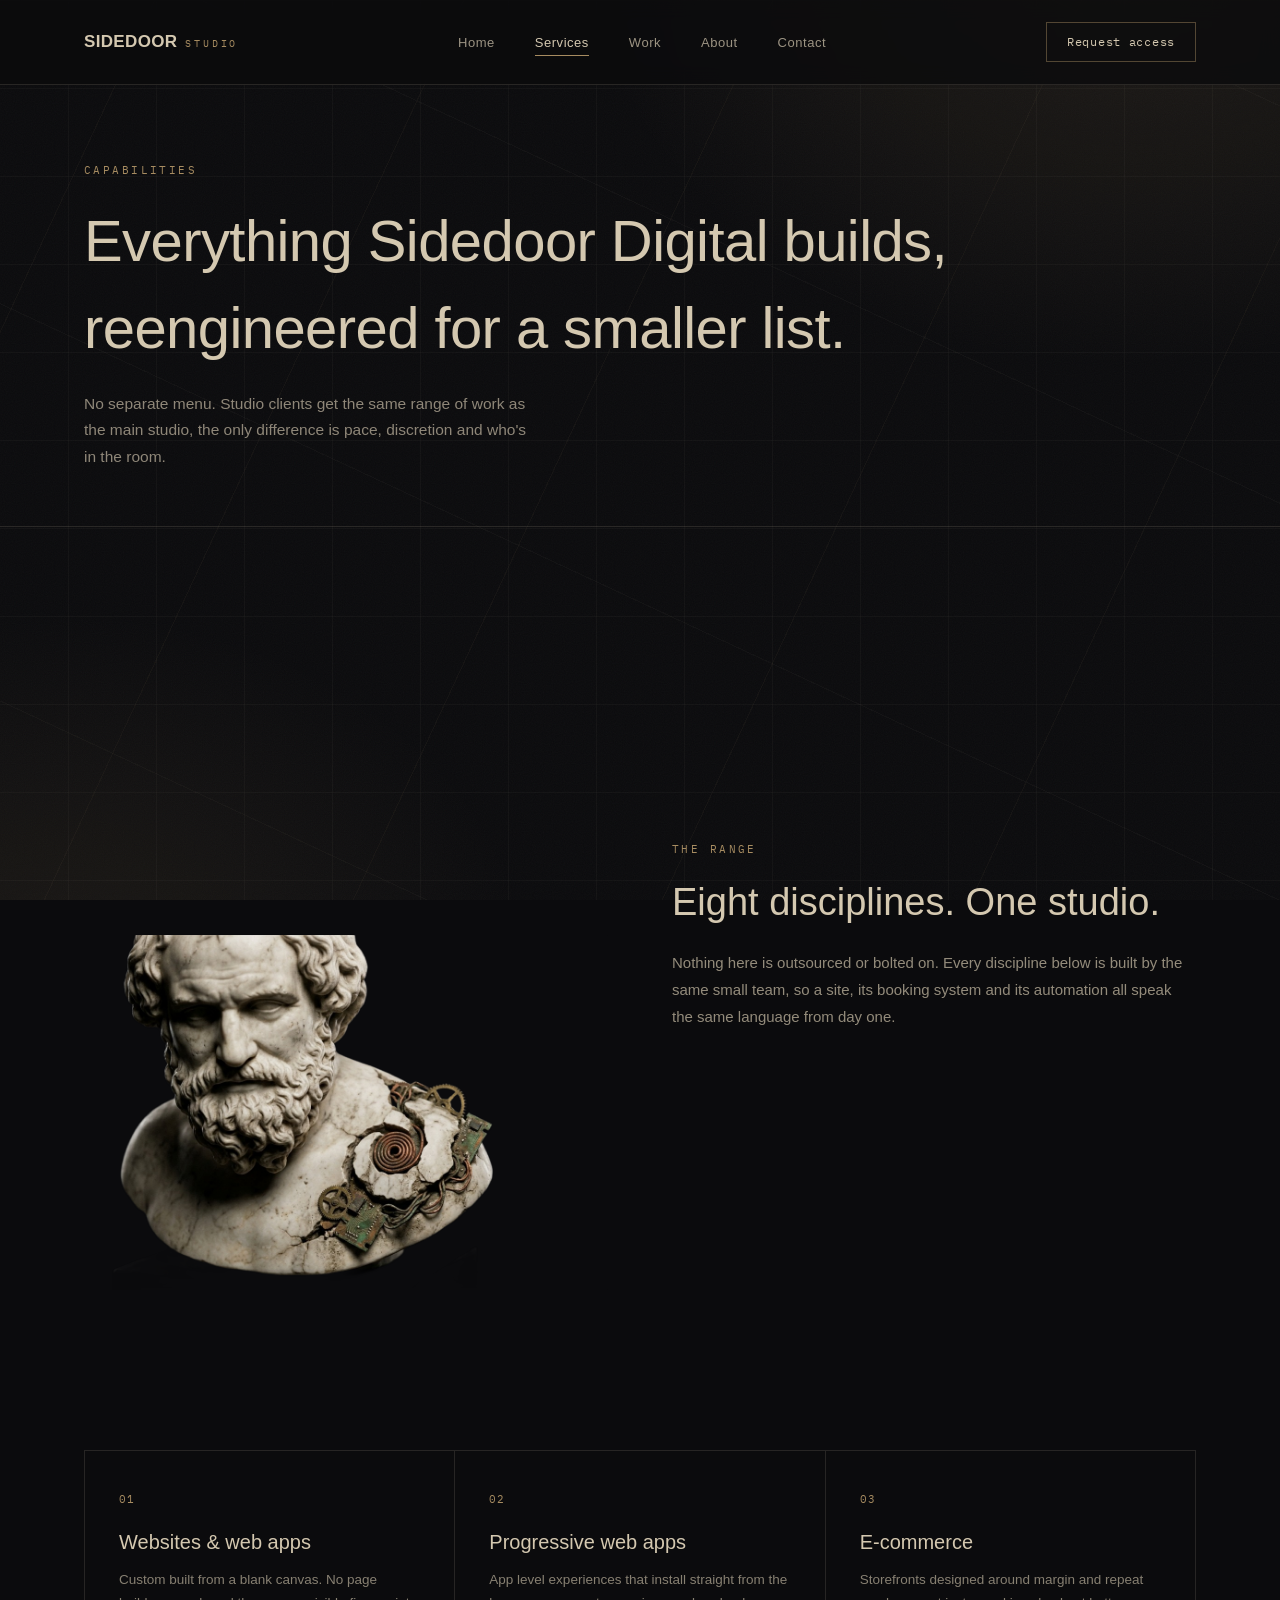
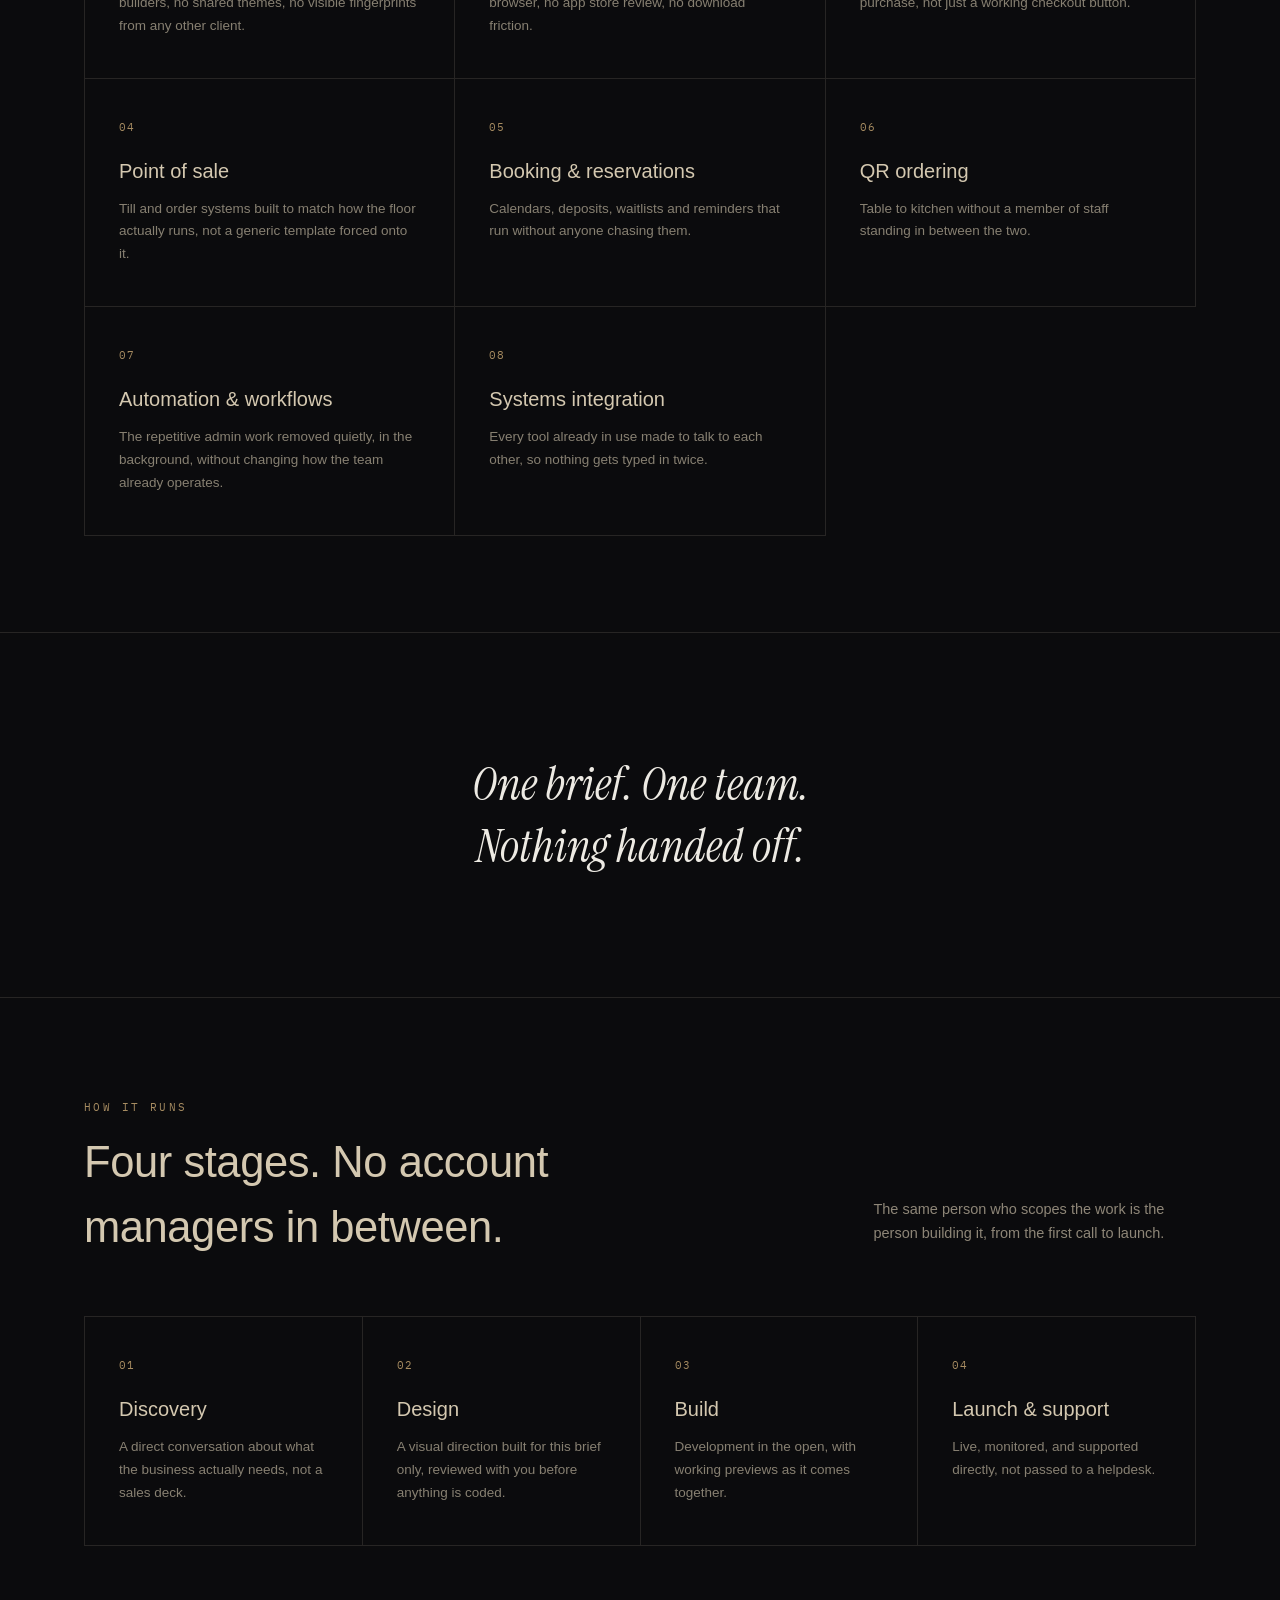
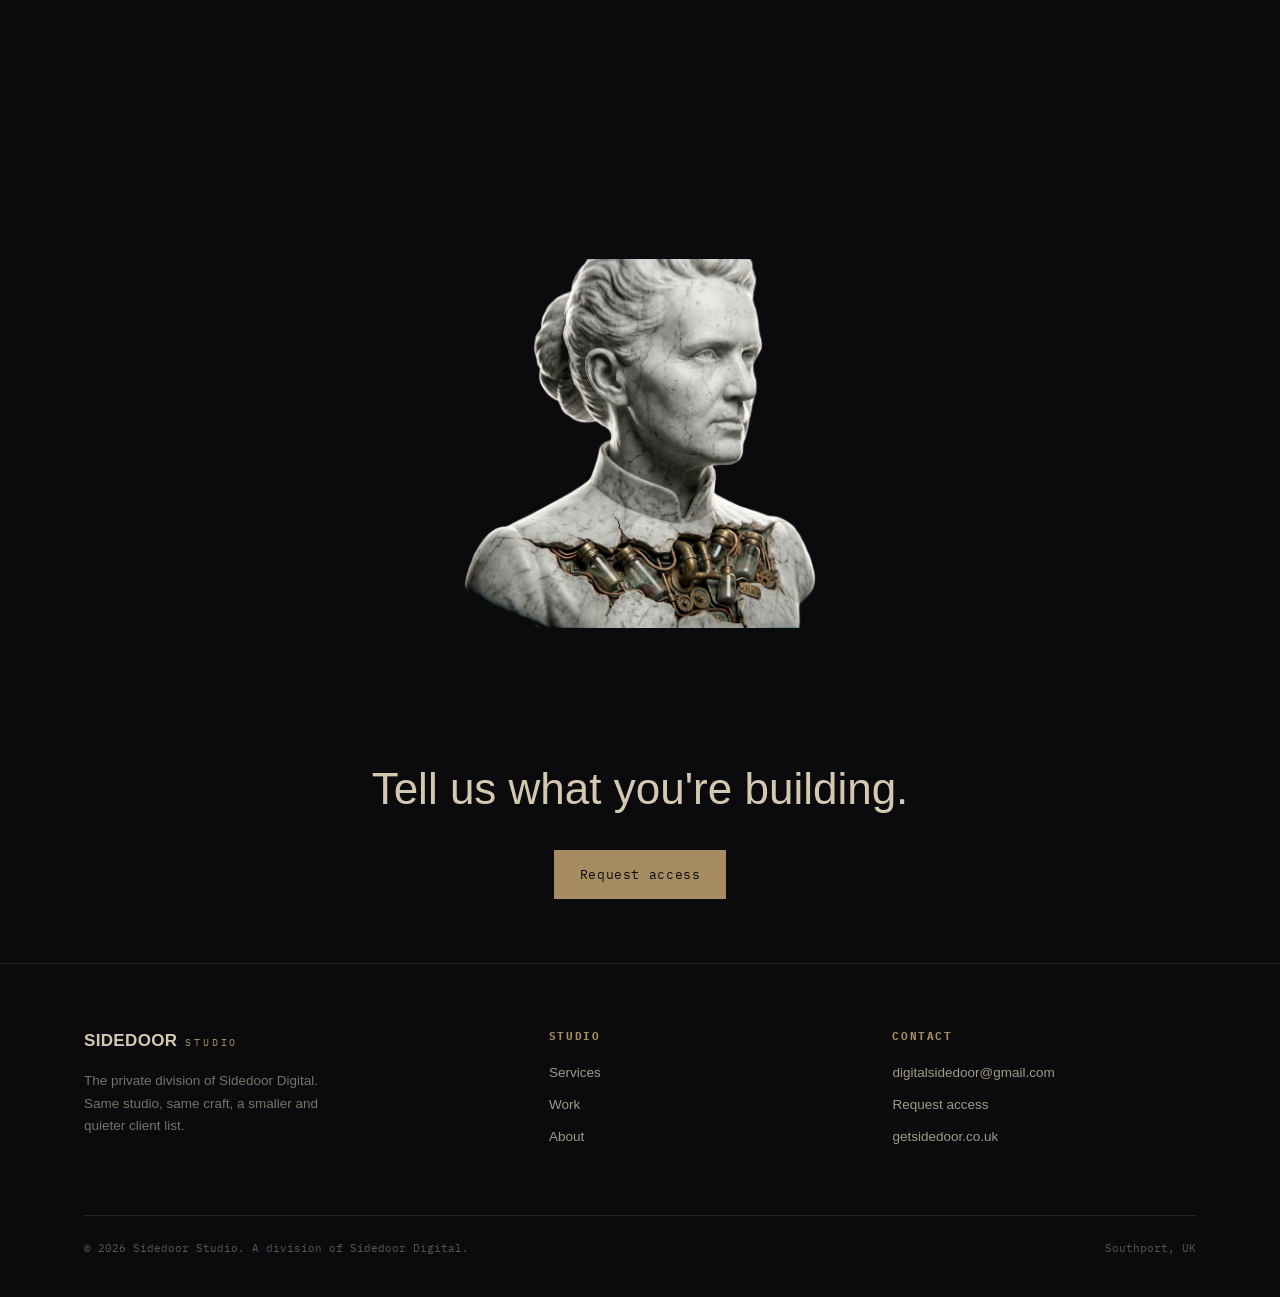
<file: services.html>
<!DOCTYPE html>
<html lang="en">
<head>
<meta charset="UTF-8">
<meta name="viewport" content="width=device-width, initial-scale=1.0">
<title>Services — Sidedoor Studio</title>
<meta name="description" content="Websites, apps, e-commerce, POS, booking, QR ordering, automation and systems integration, built by Sidedoor Studio.">
<link rel="canonical" href="https://studio.getsidedoor.co.uk/services.html">

<link rel="icon" type="image/x-icon" href="assets/favicon.ico">
<link rel="icon" type="image/svg+xml" href="assets/favicon.svg">
<link rel="apple-touch-icon" sizes="180x180" href="assets/apple-touch-icon.png">
<link rel="manifest" href="assets/site.webmanifest">
<meta name="theme-color" content="#0B0B0D">

<meta property="og:type" content="website">
<meta property="og:site_name" content="Sidedoor Studio">
<meta property="og:title" content="Services — Sidedoor Studio">
<meta property="og:description" content="Websites, apps, e-commerce, POS, booking, QR ordering, automation and systems integration, built by Sidedoor Studio.">
<meta property="og:url" content="https://studio.getsidedoor.co.uk/services.html">
<meta property="og:image" content="https://studio.getsidedoor.co.uk/assets/statues/philosopher-10.png">
<meta property="og:image:width" content="1200">
<meta property="og:image:height" content="630">

<meta name="twitter:card" content="summary_large_image">
<meta name="twitter:title" content="Services — Sidedoor Studio">
<meta name="twitter:description" content="Websites, apps, e-commerce, POS, booking, QR ordering, automation and systems integration, built by Sidedoor Studio.">
<meta name="twitter:image" content="https://studio.getsidedoor.co.uk/assets/statues/philosopher-10.png">

<link rel="stylesheet" href="css/style.css">
</head>
<body>

<nav class="nav">
  <div class="wrap">
    <a href="index.html" class="nav-mark">SIDEDOOR <small>STUDIO</small></a>
    <ul class="nav-links">
      <li><a href="index.html">Home</a></li>
      <li><a href="services.html">Services</a></li>
      <li><a href="work.html">Work</a></li>
      <li><a href="about.html">About</a></li>
      <li><a href="contact.html">Contact</a></li>
    </ul>
    <a href="contact.html" class="nav-cta">Request access</a>
    <button class="nav-toggle" aria-label="Open menu">☰</button>
  </div>
</nav>

<div class="mobile-menu">
  <div class="mobile-menu-top">
    <span class="nav-mark">SIDEDOOR <small>STUDIO</small></span>
    <button class="nav-toggle" aria-label="Close menu">✕</button>
  </div>
  <ul>
    <li><a href="index.html">Home</a></li>
    <li><a href="services.html">Services</a></li>
    <li><a href="work.html">Work</a></li>
    <li><a href="about.html">About</a></li>
    <li><a href="contact.html">Contact</a></li>
  </ul>
</div>

<header class="page-hero">
  <div class="wrap reveal in">
    <span class="eyebrow">Capabilities</span>
    <h1>Everything Sidedoor Digital builds, reengineered for a smaller list.</h1>
    <p>No separate menu. Studio clients get the same range of work as the main studio, the only difference is pace, discretion and who's in the room.</p>
  </div>
</header>

<section class="tight">
  <div class="wrap about-lead reveal">
    <figure class="bust-fig" data-mode="scroll" data-img-loaded="false">
      <div class="bust-ring"></div>
      <div class="bust-layer">
        <div class="bust-silhouette"></div>
        <img class="bust-img" src="assets/statues/philosopher-10.png" alt="Marble bust with brass circuitry, introductory figure above the Sidedoor Studio services grid">
        <div class="bust-circuit-overlay"></div>
        <span class="bust-placeholder-mark">Statue asset 10</span>
      </div>
    </figure>
    <div>
      <span class="eyebrow">The range</span>
      <h2 style="font-family:var(--display); font-weight:500; font-size:clamp(26px,3.2vw,38px); margin:14px 0 18px;">Eight disciplines. One studio.</h2>
      <p style="color:rgba(212,200,176,0.68); line-height:1.8; font-size:15px;">Nothing here is outsourced or bolted on. Every discipline below is built by the same small team, so a site, its booking system and its automation all speak the same language from day one.</p>
    </div>
  </div>
</section>

<section>
  <div class="wrap">
    <div class="services-grid reveal">
      <div class="service-card">
        <div class="num">01</div>
        <h3>Websites &amp; web apps</h3>
        <p>Custom built from a blank canvas. No page builders, no shared themes, no visible fingerprints from any other client.</p>
      </div>
      <div class="service-card">
        <div class="num">02</div>
        <h3>Progressive web apps</h3>
        <p>App level experiences that install straight from the browser, no app store review, no download friction.</p>
      </div>
      <div class="service-card">
        <div class="num">03</div>
        <h3>E-commerce</h3>
        <p>Storefronts designed around margin and repeat purchase, not just a working checkout button.</p>
      </div>
      <div class="service-card">
        <div class="num">04</div>
        <h3>Point of sale</h3>
        <p>Till and order systems built to match how the floor actually runs, not a generic template forced onto it.</p>
      </div>
      <div class="service-card">
        <div class="num">05</div>
        <h3>Booking &amp; reservations</h3>
        <p>Calendars, deposits, waitlists and reminders that run without anyone chasing them.</p>
      </div>
      <div class="service-card">
        <div class="num">06</div>
        <h3>QR ordering</h3>
        <p>Table to kitchen without a member of staff standing in between the two.</p>
      </div>
      <div class="service-card">
        <div class="num">07</div>
        <h3>Automation &amp; workflows</h3>
        <p>The repetitive admin work removed quietly, in the background, without changing how the team already operates.</p>
      </div>
      <div class="service-card">
        <div class="num">08</div>
        <h3>Systems integration</h3>
        <p>Every tool already in use made to talk to each other, so nothing gets typed in twice.</p>
      </div>
    </div>
  </div>
</section>

<section class="manifesto">
  <div class="wrap">
    <p class="reveal">One brief. One team.<br>Nothing handed off.</p>
  </div>
</section>

<section>
  <div class="wrap">
    <div class="section-head reveal">
      <div>
        <span class="eyebrow">How it runs</span>
        <h2>Four stages. No account managers in between.</h2>
      </div>
      <p>The same person who scopes the work is the person building it, from the first call to launch.</p>
    </div>

    <div class="services-grid process-grid reveal">
      <div class="service-card"><div class="num">01</div><h3>Discovery</h3><p>A direct conversation about what the business actually needs, not a sales deck.</p></div>
      <div class="service-card"><div class="num">02</div><h3>Design</h3><p>A visual direction built for this brief only, reviewed with you before anything is coded.</p></div>
      <div class="service-card"><div class="num">03</div><h3>Build</h3><p>Development in the open, with working previews as it comes together.</p></div>
      <div class="service-card"><div class="num">04</div><h3>Launch &amp; support</h3><p>Live, monitored, and supported directly, not passed to a helpdesk.</p></div>
    </div>
  </div>
</section>

<section class="tight">
  <div class="wrap" style="max-width:520px; margin-left:auto; margin-right:auto;">
    <figure class="bust-fig" data-mode="scroll" data-img-loaded="false">
      <div class="bust-ring"></div>
      <div class="bust-layer">
        <div class="bust-silhouette"></div>
        <img class="bust-img" src="assets/statues/philosopher-11.png" alt="Marble bust with brass circuitry, standalone figure below the Sidedoor Studio process steps">
        <div class="bust-circuit-overlay"></div>
        <span class="bust-placeholder-mark">Statue asset 11</span>
      </div>
    </figure>
  </div>
</section>

<section class="tight">
  <div class="wrap" style="text-align:center;">
    <h2 class="reveal" style="font-family:var(--display); font-weight:500; font-size:clamp(28px,4vw,44px); margin:0 0 28px;">Tell us what you're building.</h2>
    <a href="contact.html" class="btn btn-primary reveal">Request access</a>
  </div>
</section>

<footer>
  <div class="wrap">
    <div class="footer-grid">
      <div class="footer-brand">
        <span class="nav-mark">SIDEDOOR <small>STUDIO</small></span>
        <p>The private division of Sidedoor Digital. Same studio, same craft, a smaller and quieter client list.</p>
      </div>
      <div class="footer-col">
        <h4>Studio</h4>
        <a href="services.html">Services</a>
        <a href="work.html">Work</a>
        <a href="about.html">About</a>
      </div>
      <div class="footer-col">
        <h4>Contact</h4>
        <a href="mailto:digitalsidedoor@gmail.com">digitalsidedoor@gmail.com</a>
        <a href="contact.html">Request access</a>
        <a href="https://getsidedoor.co.uk">getsidedoor.co.uk</a>
      </div>
    </div>
    <div class="footer-bottom">
      <span>© 2026 Sidedoor Studio. A division of Sidedoor Digital.</span>
      <span>Southport, UK</span>
    </div>
  </div>
</footer>

<script src="js/main.js"></script>
</body>
</html>
</file>
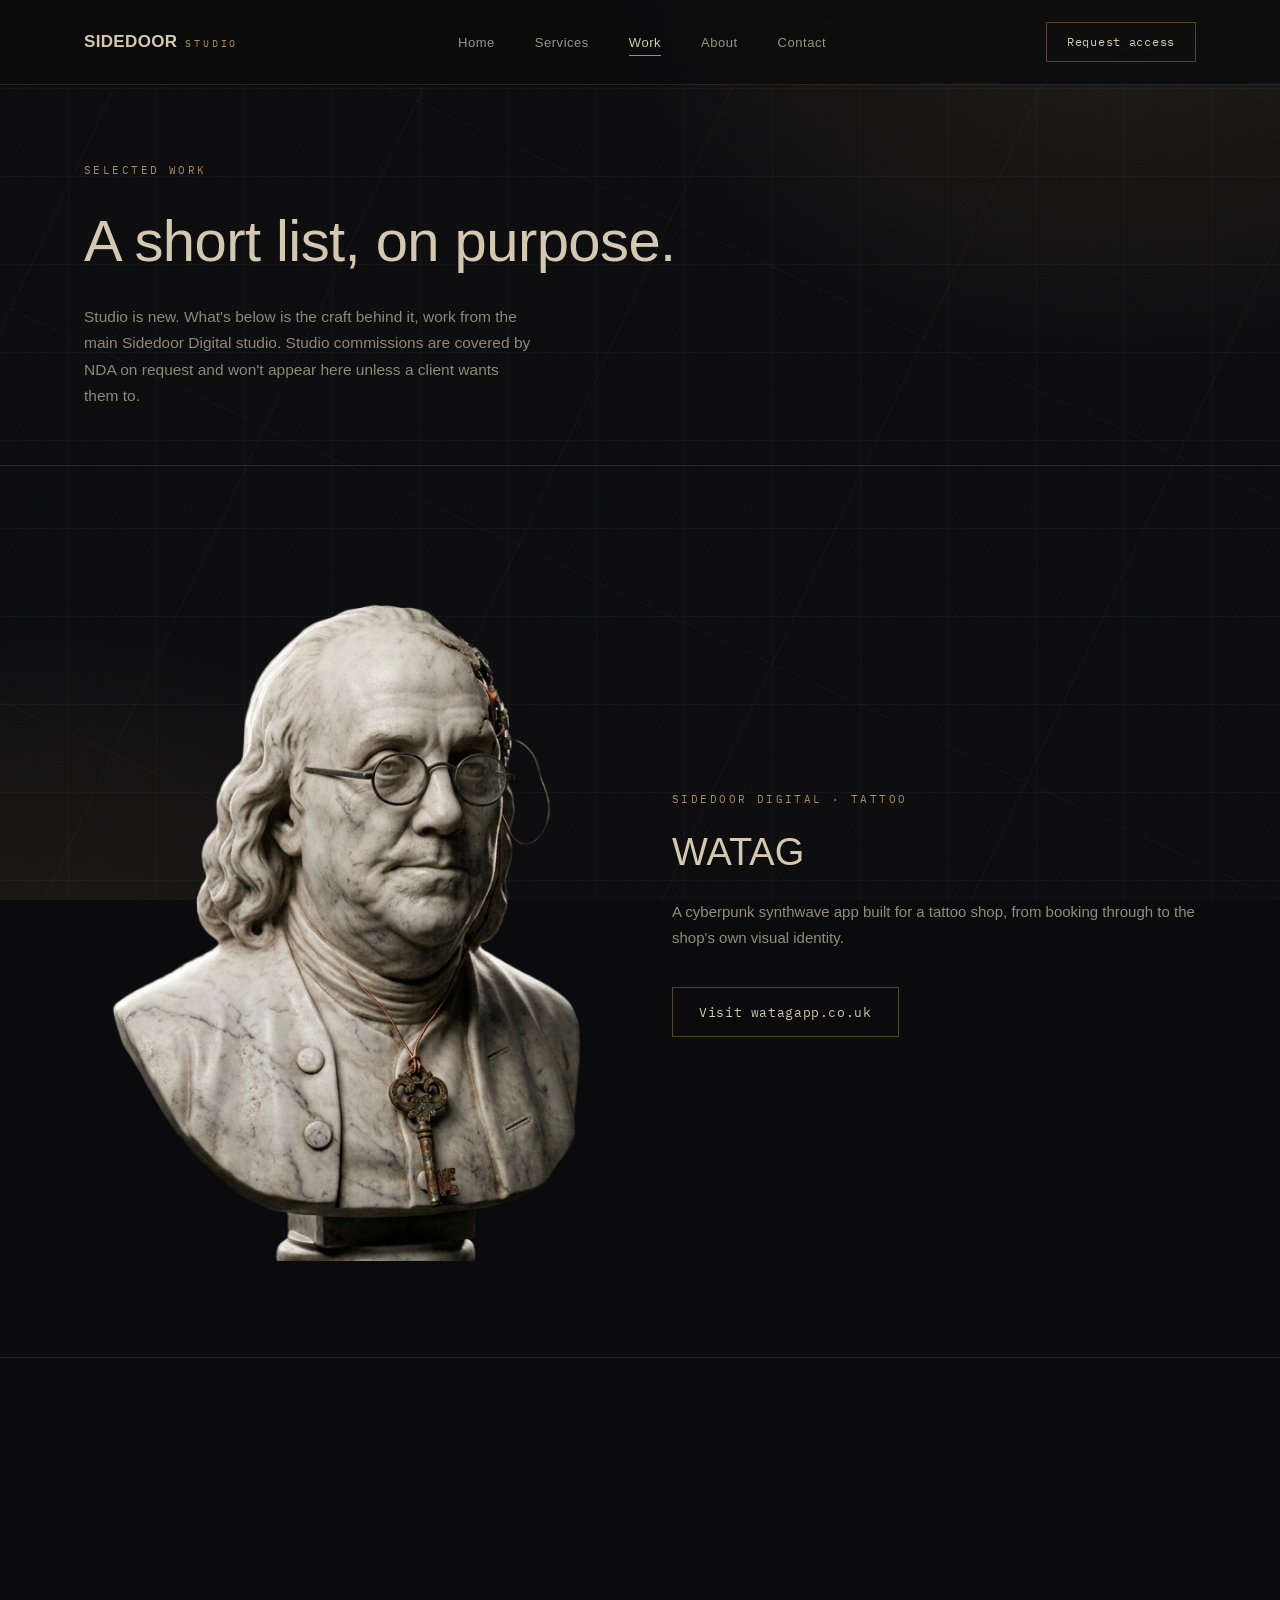
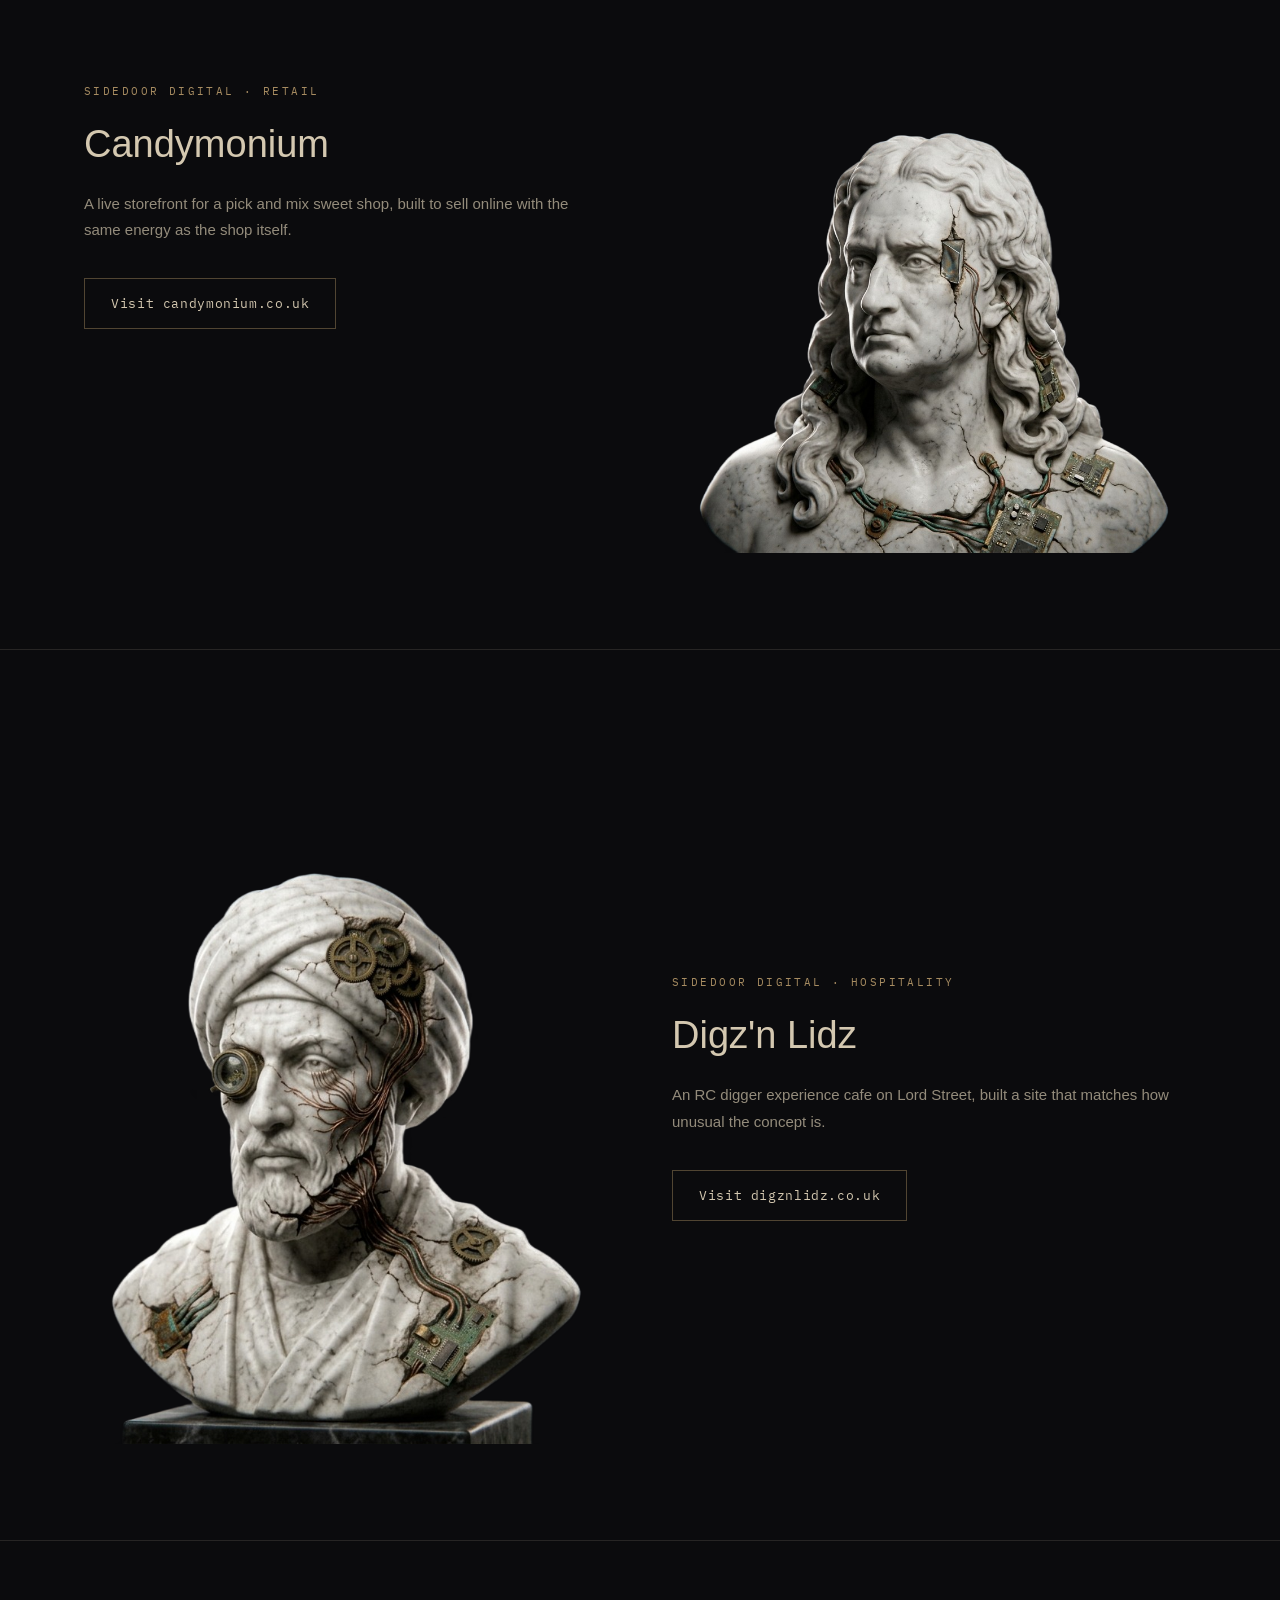
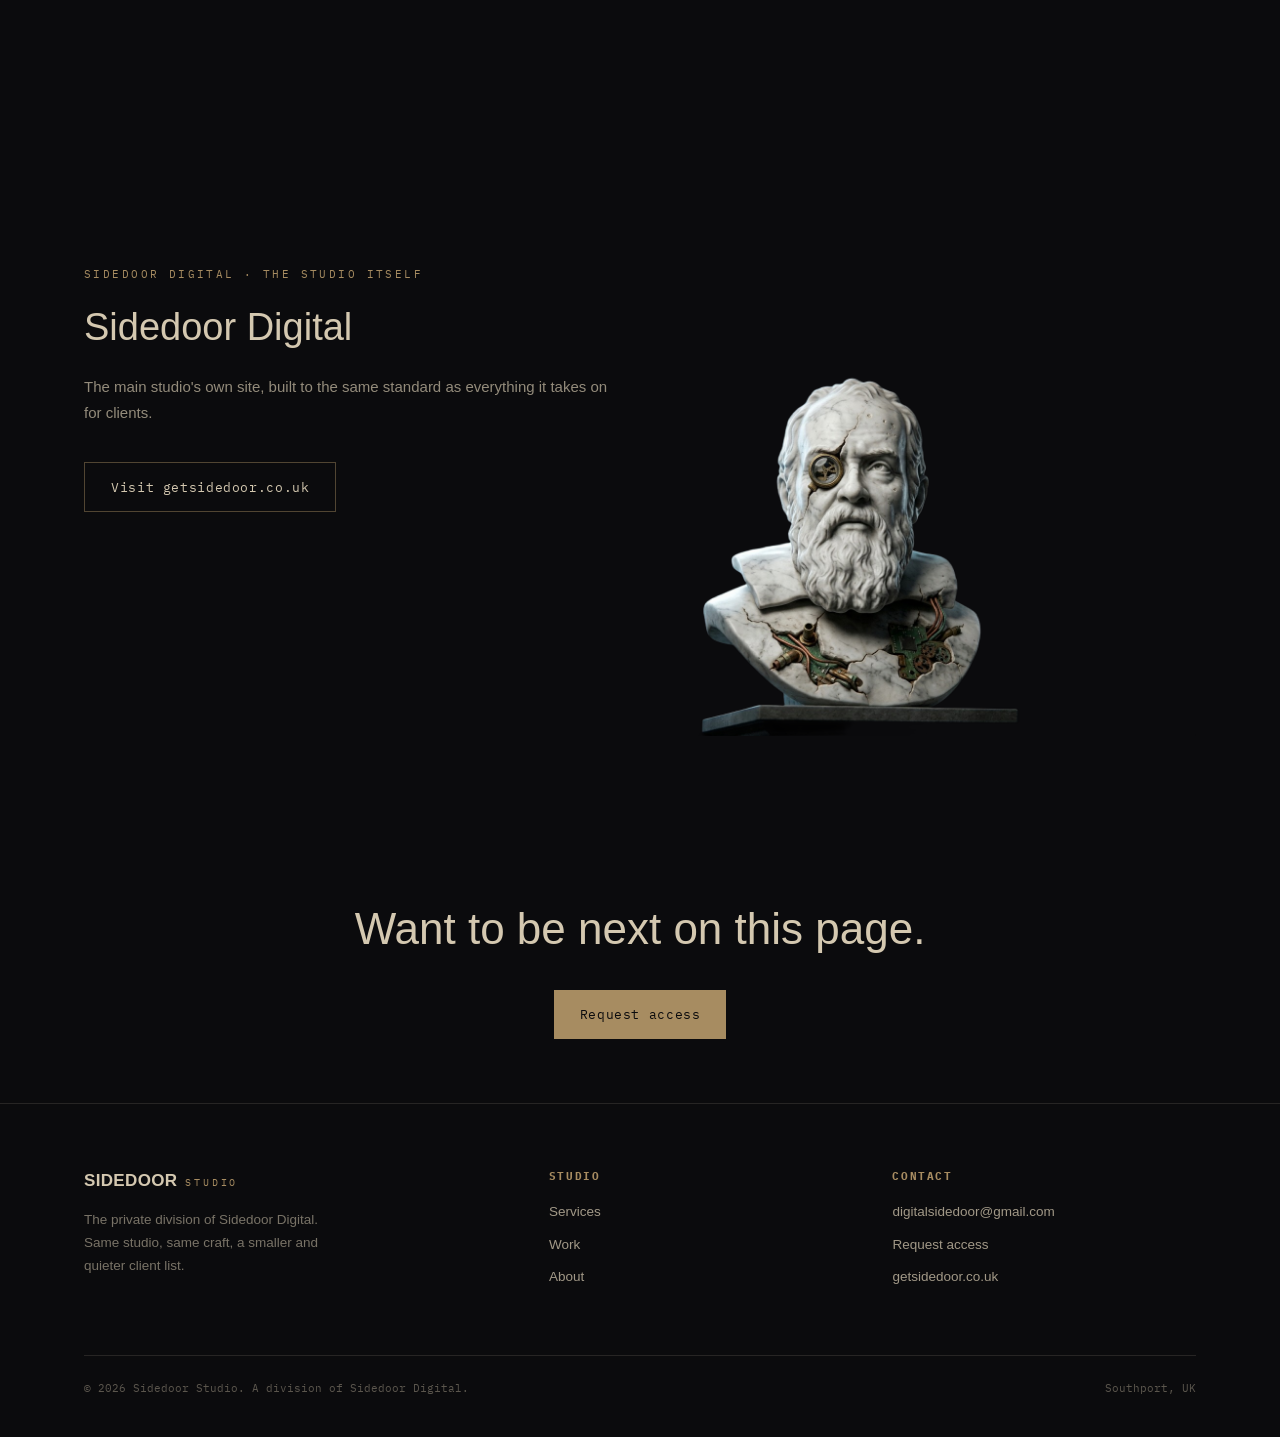
<file: work.html>
<!DOCTYPE html>
<html lang="en">
<head>
<meta charset="UTF-8">
<meta name="viewport" content="width=device-width, initial-scale=1.0">
<title>Work — Sidedoor Studio</title>
<meta name="description" content="Selected work from Sidedoor Studio, the private division of Sidedoor Digital.">
<link rel="canonical" href="https://studio.getsidedoor.co.uk/work.html">

<link rel="icon" type="image/x-icon" href="assets/favicon.ico">
<link rel="icon" type="image/svg+xml" href="assets/favicon.svg">
<link rel="apple-touch-icon" sizes="180x180" href="assets/apple-touch-icon.png">
<link rel="manifest" href="assets/site.webmanifest">
<meta name="theme-color" content="#0B0B0D">

<meta property="og:type" content="website">
<meta property="og:site_name" content="Sidedoor Studio">
<meta property="og:title" content="Work — Sidedoor Studio">
<meta property="og:description" content="Selected work from Sidedoor Studio, the private division of Sidedoor Digital.">
<meta property="og:url" content="https://studio.getsidedoor.co.uk/work.html">
<meta property="og:image" content="https://studio.getsidedoor.co.uk/assets/statues/philosopher-05.png">
<meta property="og:image:width" content="1200">
<meta property="og:image:height" content="630">

<meta name="twitter:card" content="summary_large_image">
<meta name="twitter:title" content="Work — Sidedoor Studio">
<meta name="twitter:description" content="Selected work from Sidedoor Studio, the private division of Sidedoor Digital.">
<meta name="twitter:image" content="https://studio.getsidedoor.co.uk/assets/statues/philosopher-05.png">

<link rel="stylesheet" href="css/style.css">
</head>
<body>

<nav class="nav">
  <div class="wrap">
    <a href="index.html" class="nav-mark">SIDEDOOR <small>STUDIO</small></a>
    <ul class="nav-links">
      <li><a href="index.html">Home</a></li>
      <li><a href="services.html">Services</a></li>
      <li><a href="work.html">Work</a></li>
      <li><a href="about.html">About</a></li>
      <li><a href="contact.html">Contact</a></li>
    </ul>
    <a href="contact.html" class="nav-cta">Request access</a>
    <button class="nav-toggle" aria-label="Open menu">☰</button>
  </div>
</nav>

<div class="mobile-menu">
  <div class="mobile-menu-top">
    <span class="nav-mark">SIDEDOOR <small>STUDIO</small></span>
    <button class="nav-toggle" aria-label="Close menu">✕</button>
  </div>
  <ul>
    <li><a href="index.html">Home</a></li>
    <li><a href="services.html">Services</a></li>
    <li><a href="work.html">Work</a></li>
    <li><a href="about.html">About</a></li>
    <li><a href="contact.html">Contact</a></li>
  </ul>
</div>

<header class="page-hero">
  <div class="wrap reveal in">
    <span class="eyebrow">Selected work</span>
    <h1>A short list, on purpose.</h1>
    <p>Studio is new. What's below is the craft behind it, work from the main Sidedoor Digital studio. Studio commissions are covered by NDA on request and won't appear here unless a client wants them to.</p>
  </div>
</header>

<section id="watag">
  <div class="wrap">
    <div class="about-lead reveal">
      <figure class="bust-fig" data-mode="scroll" data-img-loaded="false">
        <div class="bust-ring"></div>
        <div class="bust-layer">
          <div class="bust-silhouette"></div>
          <img class="bust-img" src="assets/statues/philosopher-05.png" alt="Marble bust with brass circuitry, header image for the WATAG case study">
          <div class="bust-circuit-overlay"></div>
          <span class="bust-placeholder-mark">Statue asset 05<br>WATAG</span>
        </div>
      </figure>
      <div>
        <span class="eyebrow">Sidedoor Digital · Tattoo</span>
        <h2 style="font-family:var(--display); font-weight:500; font-size:clamp(26px,3.2vw,38px); margin:14px 0 18px;">WATAG</h2>
        <p style="color:rgba(212,200,176,0.68); line-height:1.75; font-size:15px;">A cyberpunk synthwave app built for a tattoo shop, from booking through to the shop's own visual identity.</p>
        <a href="https://watagapp.co.uk" class="btn btn-ghost" style="margin-top:20px;">Visit watagapp.co.uk</a>
      </div>
    </div>
  </div>
</section>

<hr class="hr">

<section id="candymonium">
  <div class="wrap">
    <div class="about-lead reveal">
      <div style="order:2;">
        <figure class="bust-fig" data-mode="scroll" data-img-loaded="false">
          <div class="bust-ring"></div>
          <div class="bust-layer">
            <div class="bust-silhouette"></div>
          <img class="bust-img" src="assets/statues/philosopher-06.png" alt="Marble bust with brass circuitry, header image for the Candymonium case study">
            <div class="bust-circuit-overlay"></div>
            <span class="bust-placeholder-mark">Statue asset 06<br>Candymonium</span>
          </div>
        </figure>
      </div>
      <div style="order:1;">
        <span class="eyebrow">Sidedoor Digital · Retail</span>
        <h2 style="font-family:var(--display); font-weight:500; font-size:clamp(26px,3.2vw,38px); margin:14px 0 18px;">Candymonium</h2>
        <p style="color:rgba(212,200,176,0.68); line-height:1.75; font-size:15px;">A live storefront for a pick and mix sweet shop, built to sell online with the same energy as the shop itself.</p>
        <a href="https://candymonium.co.uk" class="btn btn-ghost" style="margin-top:20px;">Visit candymonium.co.uk</a>
      </div>
    </div>
  </div>
</section>

<hr class="hr">

<section id="digznlidz">
  <div class="wrap">
    <div class="about-lead reveal">
      <figure class="bust-fig" data-mode="scroll" data-img-loaded="false">
        <div class="bust-ring"></div>
        <div class="bust-layer">
          <div class="bust-silhouette"></div>
          <img class="bust-img" src="assets/statues/philosopher-07.png" alt="Marble bust with brass circuitry, header image for the Digz'n Lidz case study">
          <div class="bust-circuit-overlay"></div>
          <span class="bust-placeholder-mark">Statue asset 07<br>Digz'n Lidz</span>
        </div>
      </figure>
      <div>
        <span class="eyebrow">Sidedoor Digital · Hospitality</span>
        <h2 style="font-family:var(--display); font-weight:500; font-size:clamp(26px,3.2vw,38px); margin:14px 0 18px;">Digz'n Lidz</h2>
        <p style="color:rgba(212,200,176,0.68); line-height:1.75; font-size:15px;">An RC digger experience cafe on Lord Street, built a site that matches how unusual the concept is.</p>
        <a href="https://digznlidz.co.uk" class="btn btn-ghost" style="margin-top:20px;">Visit digznlidz.co.uk</a>
      </div>
    </div>
  </div>
</section>

<hr class="hr">

<section id="sidedoor-digital">
  <div class="wrap">
    <div class="about-lead reveal">
      <div style="order:2;">
        <figure class="bust-fig" data-mode="scroll" data-img-loaded="false">
          <div class="bust-ring"></div>
          <div class="bust-layer">
            <div class="bust-silhouette"></div>
          <img class="bust-img" src="assets/statues/philosopher-08.png" alt="Marble bust with brass circuitry, header image for the Sidedoor Digital case study">
            <div class="bust-circuit-overlay"></div>
            <span class="bust-placeholder-mark">Statue asset 08<br>Sidedoor Digital</span>
          </div>
        </figure>
      </div>
      <div style="order:1;">
        <span class="eyebrow">Sidedoor Digital · The studio itself</span>
        <h2 style="font-family:var(--display); font-weight:500; font-size:clamp(26px,3.2vw,38px); margin:14px 0 18px;">Sidedoor Digital</h2>
        <p style="color:rgba(212,200,176,0.68); line-height:1.75; font-size:15px;">The main studio's own site, built to the same standard as everything it takes on for clients.</p>
        <a href="https://getsidedoor.co.uk" class="btn btn-ghost" style="margin-top:20px;">Visit getsidedoor.co.uk</a>
      </div>
    </div>
  </div>
</section>

<section class="tight">
  <div class="wrap" style="text-align:center;">
    <h2 class="reveal" style="font-family:var(--display); font-weight:500; font-size:clamp(28px,4vw,44px); margin:0 0 28px;">Want to be next on this page.</h2>
    <a href="contact.html" class="btn btn-primary reveal">Request access</a>
  </div>
</section>

<footer>
  <div class="wrap">
    <div class="footer-grid">
      <div class="footer-brand">
        <span class="nav-mark">SIDEDOOR <small>STUDIO</small></span>
        <p>The private division of Sidedoor Digital. Same studio, same craft, a smaller and quieter client list.</p>
      </div>
      <div class="footer-col">
        <h4>Studio</h4>
        <a href="services.html">Services</a>
        <a href="work.html">Work</a>
        <a href="about.html">About</a>
      </div>
      <div class="footer-col">
        <h4>Contact</h4>
        <a href="mailto:digitalsidedoor@gmail.com">digitalsidedoor@gmail.com</a>
        <a href="contact.html">Request access</a>
        <a href="https://getsidedoor.co.uk">getsidedoor.co.uk</a>
      </div>
    </div>
    <div class="footer-bottom">
      <span>© 2026 Sidedoor Studio. A division of Sidedoor Digital.</span>
      <span>Southport, UK</span>
    </div>
  </div>
</footer>

<script src="js/main.js"></script>
</body>
</html>
</file>
<file: css/style.css>
/* ==========================================================================
   SIDEDOOR STUDIO — design system
   Palette: ink / panel / panel-2 / bone / brass / marble
   Type: General Sans (display), Instrument Serif (accent), IBM Plex Mono (utility)
   ========================================================================== */

@import url('https://api.fontshare.com/v2/css?f[]=general-sans@400,500,600,700&display=swap');
@import url('https://fonts.googleapis.com/css2?family=Instrument+Serif:ital@0;1&family=IBM+Plex+Mono:wght@400;500&display=swap');

:root{
  --ink: #0B0B0D;
  --panel: #111113;
  --panel-2: #1C1C1F;
  --bone: #D4C8B0;
  --brass: #A78C61;
  --brass-bright: #C9AD7F;
  --marble: #EDEAE3;
  --line: rgba(212,200,176,0.14);
  --line-bright: rgba(167,140,97,0.45);

  --display: 'General Sans', 'Helvetica Neue', Arial, sans-serif;
  --serif: 'Instrument Serif', Georgia, serif;
  --mono: 'IBM Plex Mono', ui-monospace, monospace;

  --container: 1240px;
  --gutter: clamp(24px, 5vw, 72px);

  --ease: cubic-bezier(0.16, 1, 0.3, 1);
}

*, *::before, *::after{ box-sizing: border-box; }
figure{ margin: 0; }
html{ scroll-behavior: smooth; }
@media (prefers-reduced-motion: reduce){
  html{ scroll-behavior: auto; }
  *, *::before, *::after{ animation-duration: 0.001ms !important; animation-iteration-count: 1 !important; transition-duration: 0.001ms !important; }
}

body{
  margin: 0;
  background: var(--ink);
  color: var(--bone);
  font-family: var(--display);
  font-size: 16px;
  line-height: 1.5;
  -webkit-font-smoothing: antialiased;
  overflow-x: hidden;
  position: relative;
}

/* ---------- Global background: drafting grid + circuit trace + brass vignette + grain ----------
   Fixed behind all content on every page. Kept low opacity on purpose so it reads as
   texture, not decoration, and never competes with the statue figures or copy. */
body::before{
  content: '';
  position: fixed;
  inset: 0;
  z-index: -2;
  pointer-events: none;
  background-color: var(--ink);
  background-image:
    linear-gradient(rgba(212,200,176,0.035) 1px, transparent 1px),
    linear-gradient(90deg, rgba(212,200,176,0.035) 1px, transparent 1px);
  background-size: 88px 88px;
  background-position: center top;
}

body::after{
  content: '';
  position: fixed;
  inset: 0;
  z-index: -1;
  pointer-events: none;
  background-image:
    radial-gradient(ellipse 900px 700px at 88% -6%, rgba(167,140,97,0.14), transparent 60%),
    radial-gradient(ellipse 800px 600px at 4% 108%, rgba(167,140,97,0.10), transparent 60%),
    repeating-linear-gradient(115deg, transparent 0 140px, rgba(167,140,97,0.05) 140px 141px, transparent 141px 280px),
    repeating-linear-gradient(25deg, transparent 0 180px, rgba(212,200,176,0.03) 180px 181px, transparent 181px 360px),
    url("data:image/svg+xml,%3Csvg xmlns='http://www.w3.org/2000/svg' width='140' height='140'%3E%3Cfilter id='n'%3E%3CfeTurbulence type='fractalNoise' baseFrequency='0.9' numOctaves='2' stitchTiles='stitch'/%3E%3C/filter%3E%3Crect width='100%25' height='100%25' filter='url(%23n)' opacity='0.035'/%3E%3C/svg%3E");
}

@media (max-width: 700px){
  body::before{ background-size: 56px 56px; }
}

img{ max-width: 100%; display: block; }
a{ color: inherit; text-decoration: none; }
button{ font-family: inherit; cursor: pointer; }

::selection{ background: var(--brass); color: var(--ink); }

:focus-visible{
  outline: 1px solid var(--brass-bright);
  outline-offset: 4px;
}

.wrap{
  max-width: var(--container);
  margin: 0 auto;
  padding-left: var(--gutter);
  padding-right: var(--gutter);
}

.eyebrow{
  font-family: var(--mono);
  font-size: 11px;
  letter-spacing: 0.22em;
  text-transform: uppercase;
  color: var(--brass);
}

.hr{
  height: 1px;
  background: var(--line);
  border: none;
  margin: 0;
}

/* ---------- Nav ---------- */
.nav{
  position: sticky;
  top: 0;
  z-index: 50;
  background: rgba(11,11,13,0.82);
  backdrop-filter: blur(10px);
  border-bottom: 1px solid var(--line);
}
.nav .wrap{
  display: flex;
  align-items: center;
  justify-content: space-between;
  height: 84px;
}
.nav-mark{
  font-family: var(--display);
  font-weight: 600;
  font-size: 17px;
  letter-spacing: 0.02em;
  display: flex;
  align-items: baseline;
  gap: 8px;
}
.nav-mark small{
  font-family: var(--mono);
  font-size: 10px;
  letter-spacing: 0.28em;
  color: var(--brass);
  font-weight: 400;
}
.nav-links{
  display: flex;
  gap: 40px;
  list-style: none;
  margin: 0;
  padding: 0;
}
.nav-links a{
  font-size: 13px;
  letter-spacing: 0.04em;
  color: var(--bone);
  opacity: 0.72;
  transition: opacity 0.25s var(--ease);
  position: relative;
}
.nav-links a:hover, .nav-links a.active{ opacity: 1; }
.nav-links a.active::after{
  content:'';
  position: absolute;
  left: 0; right: 0; bottom: -6px;
  height: 1px;
  background: var(--brass);
}
.nav-cta{
  border: 1px solid var(--line-bright);
  padding: 10px 20px;
  font-size: 12px;
  letter-spacing: 0.06em;
  font-family: var(--mono);
  color: var(--bone);
  transition: all 0.3s var(--ease);
  white-space: nowrap;
}
.nav-cta:hover{ background: var(--brass); border-color: var(--brass); color: var(--ink); }
.nav-toggle{ display: none; background: none; border: 0; color: var(--bone); }

@media (max-width: 860px){
  .nav-links{ display: none; }
  .nav-toggle{ display: block; }
}

/* ---------- Hero ---------- */
.hero{
  position: relative;
  padding: 110px 0 90px;
  overflow: hidden;
}
.hero-grid{
  display: grid;
  grid-template-columns: 1.1fr 0.9fr;
  gap: var(--gutter);
  align-items: center;
}
.hero h1{
  font-family: var(--display);
  font-weight: 500;
  font-size: clamp(40px, 5.4vw, 76px);
  line-height: 1.04;
  letter-spacing: -0.01em;
  margin: 18px 0 0;
}
.hero h1 em{
  font-family: var(--serif);
  font-style: italic;
  font-weight: 400;
  color: var(--brass-bright);
}
.hero p.lede{
  font-size: 17px;
  line-height: 1.7;
  color: rgba(212,200,176,0.72);
  max-width: 46ch;
  margin: 26px 0 36px;
}
.hero-ctas{ display: flex; gap: 16px; flex-wrap: wrap; }

@media (max-width: 860px){
  .hero{ padding: 90px 0 60px; }
  .hero-grid{
    grid-template-columns: 1fr;
    gap: 44px;
  }
  .hero-grid > div:last-child .bust-fig{
    max-width: 280px;
    margin: 0 auto;
  }
}

.btn{
  display: inline-flex;
  align-items: center;
  gap: 10px;
  padding: 15px 26px;
  font-family: var(--mono);
  font-size: 12.5px;
  letter-spacing: 0.05em;
  transition: all 0.3s var(--ease);
}
.btn-primary{ background: var(--brass); color: var(--ink); }
.btn-primary:hover{ background: var(--brass-bright); transform: translateY(-1px); }
.btn-ghost{ border: 1px solid var(--line-bright); color: var(--bone); }
.btn-ghost:hover{ border-color: var(--brass-bright); color: var(--brass-bright); }

/* ---------- Statue placeholder / real image ---------- */
/* Each .bust-fig now points at a real file path under assets/statues/.
   Drag a correctly named PNG into that folder and it appears automatically,
   no HTML editing needed. Until a file exists at that path, the gradient
   placeholder below shows instead. JS in main.js toggles data-img-loaded.
   data-mode="scroll"  -> marble-to-circuit crossfade driven by scroll position
   data-mode="case"    -> clickable, links to a work case study */
.bust-fig{
  position: relative;
  aspect-ratio: 3 / 4;
  width: 100%;
  border-radius: 2px;
  overflow: hidden;
}
.bust-fig .bust-layer{
  position: absolute; inset: 0;
  background: linear-gradient(160deg, #1C1C1F 0%, #111113 60%, #0B0B0D 100%);
  display: flex; align-items: flex-end; justify-content: center;
}
.bust-fig .bust-img{
  position: absolute; inset: 0;
  width: 100%; height: 100%;
  object-fit: contain;
  object-position: center bottom;
  opacity: 0;
  transition: opacity 0.6s var(--ease);
}
.bust-fig[data-img-loaded="true"] .bust-img{ opacity: 1; }
.bust-fig[data-img-loaded="true"] .bust-silhouette,
.bust-fig[data-img-loaded="true"] .bust-placeholder-mark{ display: none; }
.bust-fig[data-img-loaded="true"] .bust-layer{ background: transparent; }
.bust-fig .bust-placeholder-mark{
  font-family: var(--mono);
  font-size: 10px;
  letter-spacing: 0.18em;
  color: rgba(212,200,176,0.4);
  text-transform: uppercase;
  padding: 18px;
  text-align: center;
}
.bust-fig .bust-silhouette{
  position: absolute;
  left: 50%; bottom: 0;
  transform: translateX(-50%);
  width: 62%;
  height: 82%;
  background: linear-gradient(180deg, rgba(237,234,227,0.14), rgba(237,234,227,0.02));
  clip-path: polygon(38% 0%, 62% 0%, 74% 10%, 80% 26%, 78% 40%, 100% 46%, 100% 100%, 0% 100%, 0% 46%, 22% 40%, 20% 26%, 26% 10%);
  transition: filter 0.6s var(--ease);
}
.bust-fig .bust-circuit-overlay{
  position: absolute; inset: 0;
  background: linear-gradient(115deg, transparent 40%, rgba(167,140,97,0.22) 48%, rgba(167,140,97,0.05) 56%, transparent 62%);
  mix-blend-mode: screen;
  opacity: 0;
  transition: opacity 0.6s var(--ease);
}
.bust-fig[data-revealed="true"] .bust-circuit-overlay{ opacity: 1; }
.bust-fig[data-revealed="true"] .bust-silhouette{ filter: brightness(1.25); }

.bust-fig[data-mode="case"]{ cursor: pointer; }
.bust-fig[data-mode="case"] .bust-tag{
  position: absolute;
  left: 14px; bottom: 14px;
  font-family: var(--mono);
  font-size: 10px;
  letter-spacing: 0.12em;
  text-transform: uppercase;
  color: var(--bone);
  display: flex;
  align-items: center;
  gap: 8px;
  opacity: 0;
  transform: translateY(6px);
  transition: all 0.35s var(--ease);
}
.bust-fig[data-mode="case"]:hover .bust-tag{ opacity: 1; transform: translateY(0); }
.bust-fig[data-mode="case"]:hover .bust-silhouette{ filter: brightness(1.3); }
.bust-fig[data-mode="case"] .bust-ring{
  position: absolute; inset: 0;
  border: 1px solid transparent;
  transition: border-color 0.35s var(--ease);
}
.bust-fig[data-mode="case"]:hover .bust-ring{ border-color: var(--line-bright); }

/* ---------- Ambient statue gallery strip ---------- */
.statue-strip{
  display: grid;
  grid-template-columns: repeat(4, 1fr);
  gap: 1px;
  background: var(--line);
  border-top: 1px solid var(--line);
  border-bottom: 1px solid var(--line);
}
.statue-strip .bust-fig{ aspect-ratio: 3/5; border-radius: 0; background: var(--ink); }
@media (max-width: 860px){ .statue-strip{ grid-template-columns: repeat(2,1fr); } }

/* ---------- Sections ---------- */
section{ padding: 96px 0; }
section.tight{ padding: 64px 0; }
.section-head{
  display: flex;
  justify-content: space-between;
  align-items: flex-end;
  gap: 24px;
  margin-bottom: 56px;
  flex-wrap: wrap;
}
.section-head h2{
  font-family: var(--display);
  font-weight: 500;
  font-size: clamp(28px, 3.4vw, 44px);
  letter-spacing: -0.01em;
  margin: 12px 0 0;
  max-width: 20ch;
}
.section-head p{
  max-width: 40ch;
  color: rgba(212,200,176,0.65);
  font-size: 14.5px;
  line-height: 1.7;
}

/* ---------- Services grid ---------- */
.services-grid{
  display: grid;
  grid-template-columns: repeat(3, 1fr);
  border-top: 1px solid var(--line);
  border-left: 1px solid var(--line);
}
.service-card{
  border-right: 1px solid var(--line);
  border-bottom: 1px solid var(--line);
  padding: 40px 34px;
  transition: background 0.4s var(--ease);
}
.service-card:hover{ background: rgba(167,140,97,0.05); }
.service-card .num{
  font-family: var(--mono);
  font-size: 11px;
  color: var(--brass);
  letter-spacing: 0.1em;
}
.service-card h3{
  font-family: var(--display);
  font-weight: 500;
  font-size: 20px;
  margin: 20px 0 12px;
}
.service-card p{
  font-size: 13.5px;
  line-height: 1.7;
  color: rgba(212,200,176,0.62);
  margin: 0;
}
.process-grid{ grid-template-columns: repeat(4,1fr); }
@media (max-width: 900px){ .services-grid, .process-grid{ grid-template-columns: repeat(2,1fr); } }
@media (max-width: 620px){ .services-grid, .process-grid{ grid-template-columns: 1fr; } }

/* ---------- Work grid ---------- */
.work-grid{
  display: grid;
  grid-template-columns: repeat(3, 1fr);
  gap: 2px;
  background: var(--line);
}
.work-card{
  background: var(--ink);
  padding: 0;
}
.work-card .bust-fig{ aspect-ratio: 4/5; }
.work-meta{ padding: 22px 22px 28px; }
.work-meta .eyebrow{ display: block; margin-bottom: 8px; }
.work-meta h3{ font-family: var(--display); font-weight: 500; font-size: 19px; margin: 0 0 8px; }
.work-meta p{ font-size: 13px; color: rgba(212,200,176,0.6); margin: 0; }
@media (max-width: 900px){ .work-grid{ grid-template-columns: repeat(2,1fr); } }
@media (max-width: 620px){ .work-grid{ grid-template-columns: 1fr; } }

/* ---------- Quote / manifesto ---------- */
.manifesto{
  text-align: center;
  padding: 120px 0;
  border-top: 1px solid var(--line);
  border-bottom: 1px solid var(--line);
}
.manifesto p{
  font-family: var(--serif);
  font-style: italic;
  font-size: clamp(26px, 4vw, 46px);
  line-height: 1.35;
  max-width: 18ch;
  margin: 0 auto;
  color: var(--marble);
}

/* ---------- Stats strip ---------- */
.stats{
  display: grid;
  grid-template-columns: repeat(4, 1fr);
  border-top: 1px solid var(--line);
  border-bottom: 1px solid var(--line);
}
.stat{
  padding: 36px 30px;
  border-right: 1px solid var(--line);
}
.stat:last-child{ border-right: none; }
.stat .n{ font-family: var(--display); font-size: 34px; font-weight: 500; color: var(--marble); }
.stat .l{ font-family: var(--mono); font-size: 10.5px; letter-spacing: 0.1em; text-transform: uppercase; color: var(--brass); margin-top: 8px; }
@media (max-width: 760px){ .stats{ grid-template-columns: repeat(2,1fr); } .stat:nth-child(2){ border-right:none; } }

/* ---------- Footer ---------- */
footer{
  border-top: 1px solid var(--line);
  padding: 64px 0 40px;
}
.footer-grid{
  display: grid;
  grid-template-columns: 1.4fr 1fr 1fr;
  gap: 40px;
  margin-bottom: 56px;
}
.footer-brand .nav-mark{ margin-bottom: 16px; }
.footer-brand p{ font-size: 13.5px; color: rgba(212,200,176,0.55); max-width: 34ch; line-height: 1.7; }
.footer-col h4{ font-family: var(--mono); font-size: 11px; letter-spacing: 0.14em; text-transform: uppercase; color: var(--brass); margin: 0 0 18px; }
.footer-col a{ display: block; font-size: 13.5px; color: rgba(212,200,176,0.75); margin-bottom: 12px; transition: color 0.25s var(--ease); }
.footer-col a:hover{ color: var(--brass-bright); }
.footer-bottom{
  display: flex; justify-content: space-between; align-items: center;
  padding-top: 24px; border-top: 1px solid var(--line);
  font-family: var(--mono); font-size: 11px; color: rgba(212,200,176,0.4);
  flex-wrap: wrap; gap: 12px;
}
@media (max-width: 760px){ .footer-grid{ grid-template-columns: 1fr; } }

/* ---------- Page hero (inner pages) ---------- */
.page-hero{ padding: 72px 0 56px; border-bottom: 1px solid var(--line); }
.page-hero h1{ font-family: var(--display); font-weight: 500; font-size: clamp(34px, 4.6vw, 58px); margin: 16px 0 0; letter-spacing: -0.01em; }
.page-hero p{ max-width: 52ch; color: rgba(212,200,176,0.65); font-size: 15.5px; line-height: 1.7; margin: 20px 0 0; }

/* ---------- Contact ---------- */
.contact-grid{ display: grid; grid-template-columns: 1fr 1fr; gap: 72px; align-items: start; }
.field{ margin-bottom: 26px; }
.field label{ display: block; font-family: var(--mono); font-size: 11px; letter-spacing: 0.1em; text-transform: uppercase; color: var(--brass); margin-bottom: 10px; }
.field input, .field textarea, .field select{
  width: 100%;
  background: transparent;
  border: none;
  border-bottom: 1px solid var(--line-bright);
  color: var(--bone);
  font-family: var(--display);
  font-size: 15px;
  padding: 10px 0;
}
.field select option{ background: var(--panel); }
.field input:focus, .field textarea:focus, .field select:focus{ outline: none; border-color: var(--brass-bright); }
.field textarea{ resize: vertical; min-height: 100px; }
.contact-side .item{ padding: 22px 0; border-bottom: 1px solid var(--line); }
.contact-side .item h4{ font-family: var(--mono); font-size: 11px; letter-spacing: 0.1em; text-transform: uppercase; color: var(--brass); margin: 0 0 10px; }
.contact-side .item p, .contact-side .item a{ font-size: 15px; color: var(--bone); }

/* ---------- About ---------- */
.about-lead{ display:grid; grid-template-columns: 1fr 1fr; gap: var(--gutter); align-items:center; }
.principles{ display:grid; grid-template-columns: repeat(2,1fr); gap: 1px; background: var(--line); border-top:1px solid var(--line); }
.principle{ background: var(--ink); padding: 34px; }
.principle h3{ font-family: var(--display); font-weight:500; font-size:18px; margin:14px 0 10px; }
.principle p{ font-size:13.5px; color: rgba(212,200,176,0.6); line-height:1.7; margin:0; }
@media (max-width: 860px){ .about-lead, .contact-grid{ grid-template-columns: 1fr; } .principles{ grid-template-columns:1fr; } }

/* ---------- Scroll reveal utility ---------- */
.reveal{ opacity: 0; transform: translateY(24px); transition: opacity 0.8s var(--ease), transform 0.8s var(--ease); }
.reveal.in{ opacity: 1; transform: translateY(0); }

/* ---------- Mobile menu ---------- */
.mobile-menu{
  position: fixed; inset: 0;
  background: var(--ink);
  z-index: 60;
  display: none;
  flex-direction: column;
  padding: var(--gutter);
}
.mobile-menu.open{ display: flex; }
.mobile-menu-top{ display:flex; justify-content:space-between; align-items:center; height: 84px; }
.mobile-menu ul{ list-style:none; padding:0; margin: 40px 0 0; display:flex; flex-direction:column; gap: 26px; }
.mobile-menu a{ font-family: var(--display); font-size: 30px; font-weight:500; }
</file>
